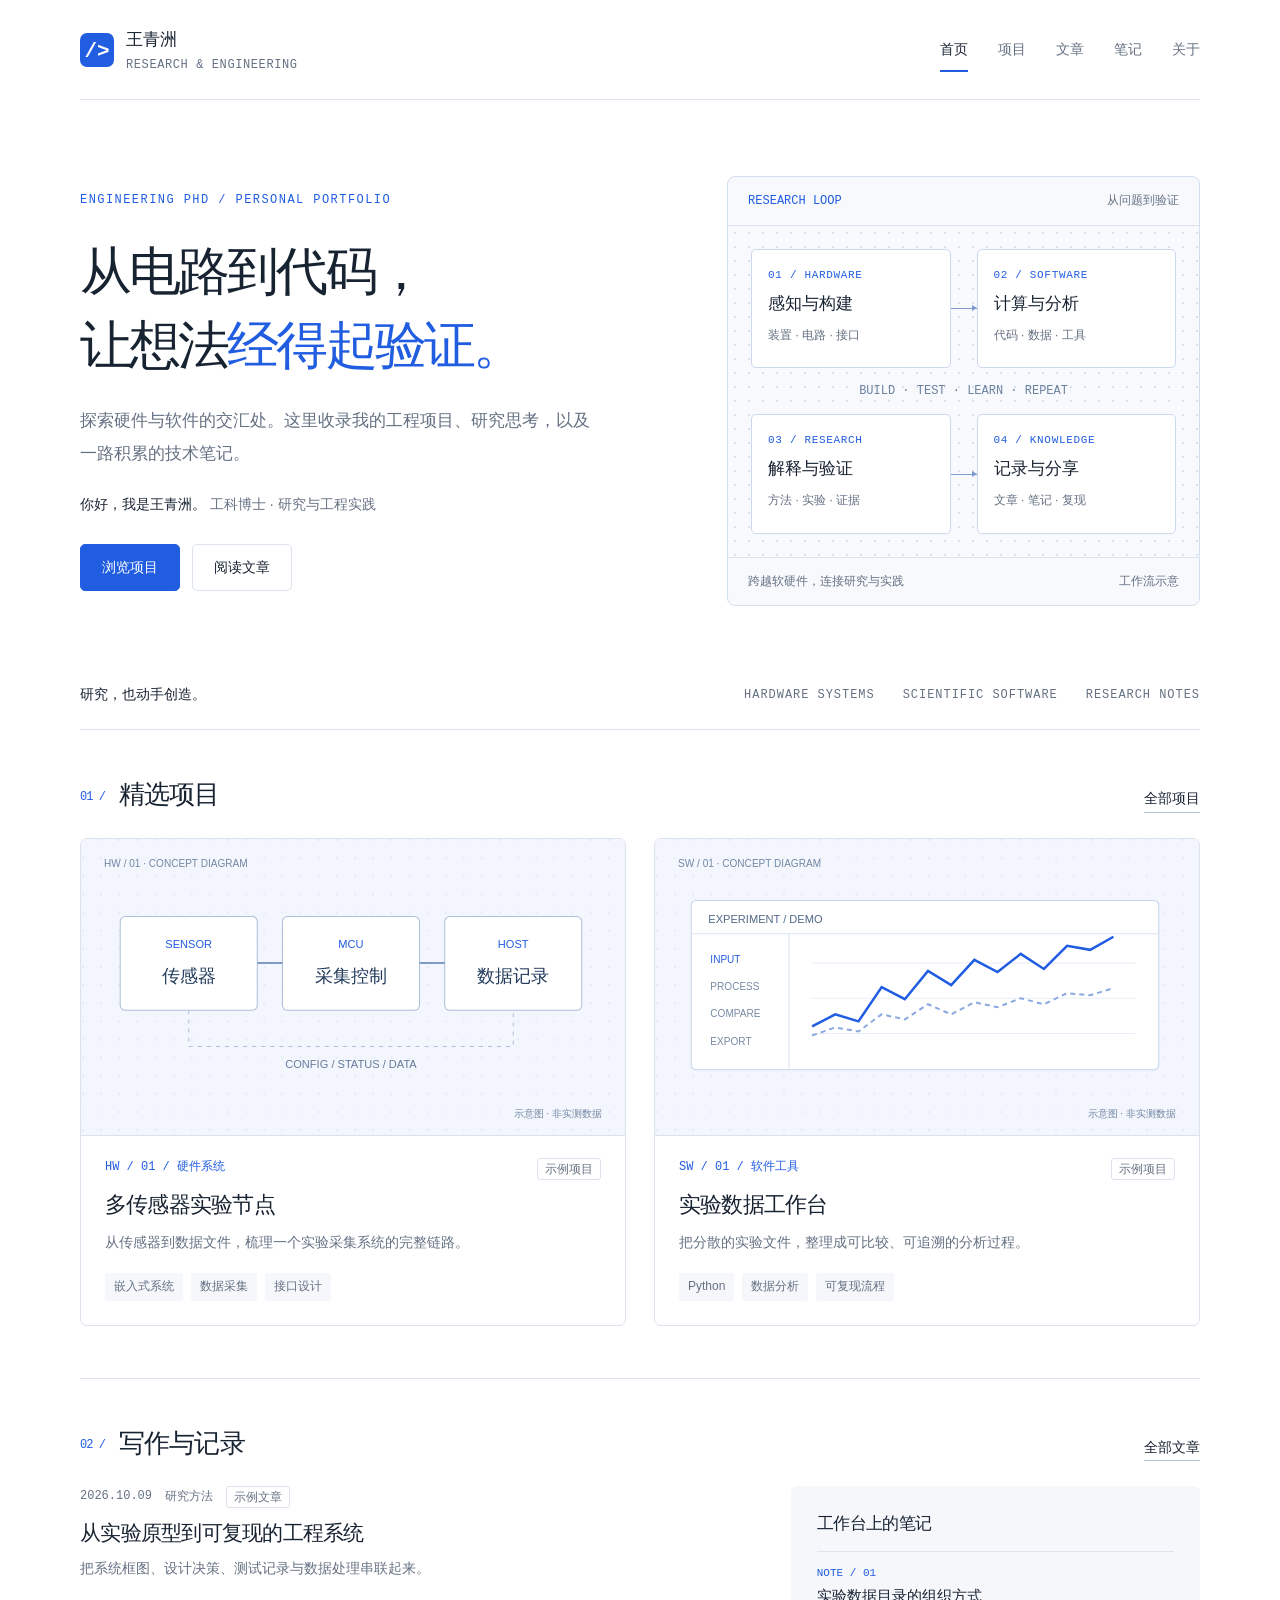
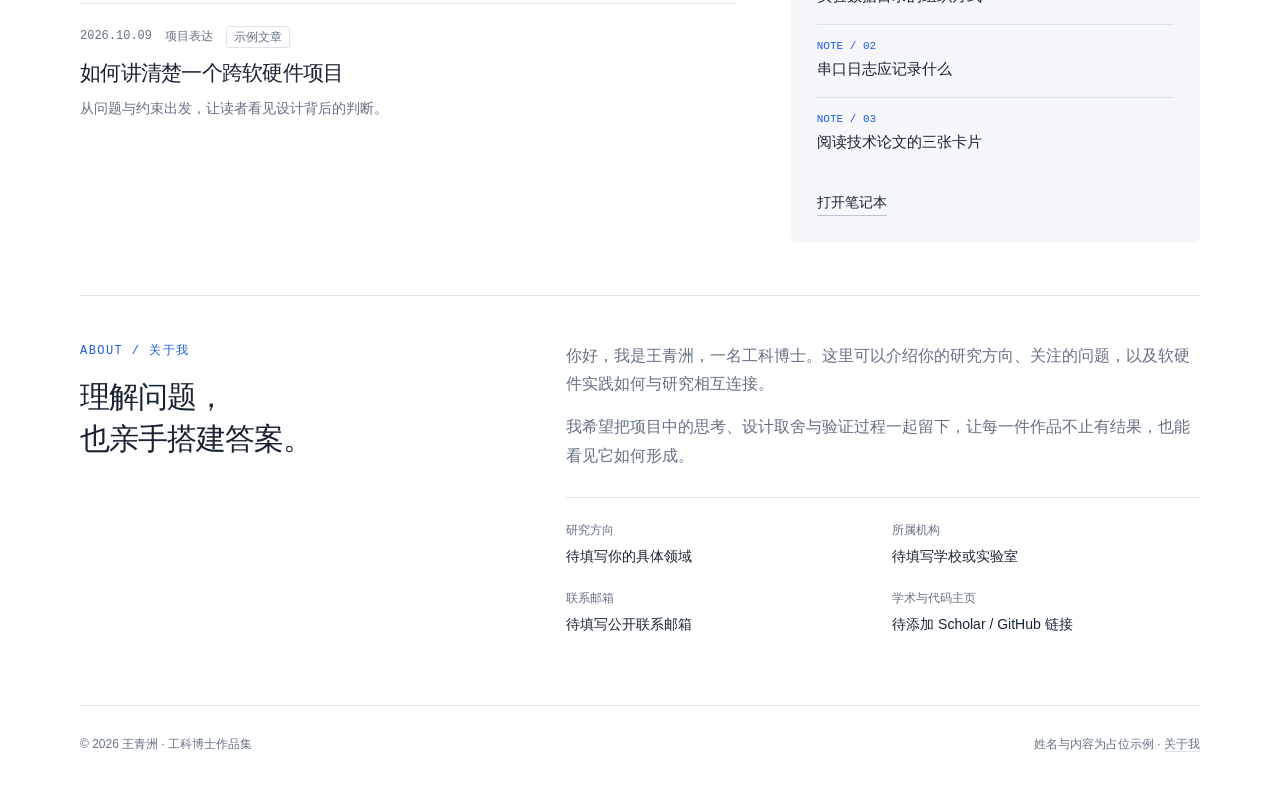
<file: index.html>
<!doctype html>
<html lang="zh-CN">
<head>
  <meta charset="utf-8">
  <meta name="viewport" content="width=device-width, initial-scale=1">
  <title>王青洲</title>
  <meta name="description" content="王青洲的个人主页：硬件项目、软件工具、研究文章与技术笔记。">
  <meta name="theme-color" content="#215de1">
  <link rel="icon" type="image/svg+xml" href="data:image/svg+xml,%3Csvg xmlns='http://www.w3.org/2000/svg' viewBox='0 0 32 32'%3E%3Crect width='32' height='32' rx='7' fill='%23215de1'/%3E%3Cpath d='M12 8H8v16h4m8-16h4v16h-4M18 7l-4 18' fill='none' stroke='white' stroke-width='2'/%3E%3C/svg%3E">
  <link rel="stylesheet" href="assets/engineering.css">
  <script src="assets/site.js?v=2" defer></script>
</head>
<body>
  <a class="skip" href="#main">跳到主要内容</a>
  <div class="wrap">
    <header class="header">
      <a class="brand" href="index.html" aria-label="王青洲，首页"><span class="brand-icon" aria-hidden="true">/&gt;</span><span>王青洲<small>RESEARCH &amp; ENGINEERING</small></span></a>
      <nav class="nav" aria-label="主导航"><a href="index.html" aria-current="page">首页</a><a href="projects/index.html">项目</a><a href="articles/index.html">文章</a><a href="notes/index.html">笔记</a><a href="index.html#about">关于</a></nav>
    </header>
    <main id="main"><section class="hero"><div><p class="eyebrow">ENGINEERING PHD / PERSONAL PORTFOLIO</p><h1>从电路到代码，<br>让想法<span>经得起验证。</span></h1><p class="hero-description">探索硬件与软件的交汇处。这里收录我的工程项目、研究思考，以及一路积累的技术笔记。</p><p class="hero-name"><strong>你好，我是王青洲。</strong> 工科博士 · 研究与工程实践</p><div class="actions"><a class="button primary" href="projects/index.html">浏览项目</a><a class="button" href="articles/index.html">阅读文章</a></div></div><aside class="research-board" aria-label="研究工作流示意"><div class="board-title"><b>RESEARCH LOOP</b><span>从问题到验证</span></div><div class="board-grid"><div class="flow-row"><div class="flow-cell"><small>01 / HARDWARE</small><strong>感知与构建</strong><span>装置 · 电路 · 接口</span></div><span class="connector" aria-hidden="true"></span><div class="flow-cell"><small>02 / SOFTWARE</small><strong>计算与分析</strong><span>代码 · 数据 · 工具</span></div></div><div class="flow-return">BUILD · TEST · LEARN · REPEAT</div><div class="flow-row"><div class="flow-cell"><small>03 / RESEARCH</small><strong>解释与验证</strong><span>方法 · 实验 · 证据</span></div><span class="connector" aria-hidden="true"></span><div class="flow-cell"><small>04 / KNOWLEDGE</small><strong>记录与分享</strong><span>文章 · 笔记 · 复现</span></div></div></div><div class="board-caption"><span>跨越软硬件，连接研究与实践</span><span>工作流示意</span></div></aside></section>
    <div class="discipline-bar"><span>研究，也动手创造。</span><span>HARDWARE SYSTEMS</span><span>SCIENTIFIC SOFTWARE</span><span>RESEARCH NOTES</span></div>
    <section class="section" aria-labelledby="projects-title"><div class="section-head"><h2 id="projects-title"><small>01 /</small>精选项目</h2><a class="text-link" href="projects/index.html">全部项目</a></div><div class="project-grid"><a class="project-card" href="projects/sensor-node.html" data-category="hardware"><div class="project-cover"><svg xmlns="http://www.w3.org/2000/svg" viewBox="0 0 538 294" role="img" aria-label="多传感器实验节点的概念架构示意，非实测结果"><defs><pattern id="grid-sensor-node" width="18" height="18" patternUnits="userSpaceOnUse"><circle cx="1" cy="1" r=".7" fill="#ccd8eb"/></pattern></defs><rect width="538" height="294" fill="#f3f6fc"/><rect width="538" height="294" fill="url(#grid-sensor-node)"/><g font-family="Segoe UI,Microsoft YaHei,sans-serif"><text x="22" y="28" font-size="10" fill="#7287a5">HW / 01 · CONCEPT DIAGRAM</text><rect x="38" y="77" width="136" height="93" rx="5" fill="white" stroke="#adbfdb"/><text x="106" y="108" fill="#215de1" font-size="11" text-anchor="middle">SENSOR</text><text x="106" y="142" fill="#223b5c" font-size="18" text-anchor="middle">传感器</text><rect x="199" y="77" width="136" height="93" rx="5" fill="white" stroke="#adbfdb"/><text x="267" y="108" fill="#215de1" font-size="11" text-anchor="middle">MCU</text><text x="267" y="142" fill="#223b5c" font-size="18" text-anchor="middle">采集控制</text><rect x="360" y="77" width="136" height="93" rx="5" fill="white" stroke="#adbfdb"/><text x="428" y="108" fill="#215de1" font-size="11" text-anchor="middle">HOST</text><text x="428" y="142" fill="#223b5c" font-size="18" text-anchor="middle">数据记录</text><path d="M174 123h25m136 0h25" fill="none" stroke="#7f9bc8" stroke-width="2"/><path d="M106 170v36h322v-36" fill="none" stroke="#adbfdb" stroke-dasharray="4 5"/><text x="267" y="227" text-anchor="middle" fill="#657b9b" font-size="11">CONFIG / STATUS / DATA</text><text x="516" y="276" text-anchor="end" fill="#7287a5" font-size="10">示意图 · 非实测数据</text></g></svg></div><div class="project-info"><div class="project-top"><span class="category">HW / 01 / 硬件系统</span><span class="sample">示例项目</span></div><h3>多传感器实验节点</h3><p>从传感器到数据文件，梳理一个实验采集系统的完整链路。</p><div class="tags"><span>嵌入式系统</span><span>数据采集</span><span>接口设计</span></div></div></a><a class="project-card" href="projects/data-workbench.html" data-category="software"><div class="project-cover"><svg xmlns="http://www.w3.org/2000/svg" viewBox="0 0 538 294" role="img" aria-label="实验数据工作台的概念架构示意，非实测结果"><defs><pattern id="grid-data-workbench" width="18" height="18" patternUnits="userSpaceOnUse"><circle cx="1" cy="1" r=".7" fill="#ccd8eb"/></pattern></defs><rect width="538" height="294" fill="#f3f6fc"/><rect width="538" height="294" fill="url(#grid-data-workbench)"/><g font-family="Segoe UI,Microsoft YaHei,sans-serif"><text x="22" y="28" font-size="10" fill="#7287a5">SW / 01 · CONCEPT DIAGRAM</text><rect x="35" y="61" width="464" height="168" rx="5" fill="white" stroke="#c5d4ea"/><path d="M35 94h464M132 94v135" stroke="#d9e3f0"/><text x="52" y="83" fill="#526987" font-size="11">EXPERIMENT / DEMO</text><text x="54" y="123" fill="#215de1" font-size="10">INPUT</text><text x="54" y="150" fill="#778aa4" font-size="10">PROCESS</text><text x="54" y="177" fill="#778aa4" font-size="10">COMPARE</text><text x="54" y="204" fill="#778aa4" font-size="10">EXPORT</text><path d="M154 123h322m-322 35h322m-322 35h322" stroke="#e7edf6"/><path d="M155 186l23-12 23 7 23-34 23 12 23-28 23 14 23-25 23 12 23-18 23 15 23-23 23 4 23-13" fill="none" stroke="#215de1" stroke-width="2.5"/><path d="M155 195l23-8 23 4 23-17 23 5 23-15 23 10 23-12 23 5 23-9 23 6 23-11 23 2 23-7" fill="none" stroke="#8ba9df" stroke-width="2" stroke-dasharray="5 4"/><text x="516" y="276" text-anchor="end" fill="#7287a5" font-size="10">示意图 · 非实测数据</text></g></svg></div><div class="project-info"><div class="project-top"><span class="category">SW / 01 / 软件工具</span><span class="sample">示例项目</span></div><h3>实验数据工作台</h3><p>把分散的实验文件，整理成可比较、可追溯的分析过程。</p><div class="tags"><span>Python</span><span>数据分析</span><span>可复现流程</span></div></div></a></div></section>
    <section class="section" aria-labelledby="writing-title"><div class="section-head"><h2 id="writing-title"><small>02 /</small>写作与记录</h2><a class="text-link" href="articles/index.html">全部文章</a></div><div class="writing-layout"><div><a class="writing-row" href="articles/reproducible-engineering.html"><div class="meta"><time datetime="2026-10-09">2026.10.09</time><span>研究方法</span><span class="sample">示例文章</span></div><h3>从实验原型到可复现的工程系统</h3><p>把系统框图、设计决策、测试记录与数据处理串联起来。</p></a><a class="writing-row" href="articles/telling-an-engineering-project.html"><div class="meta"><time datetime="2026-10-09">2026.10.09</time><span>项目表达</span><span class="sample">示例文章</span></div><h3>如何讲清楚一个跨软硬件项目</h3><p>从问题与约束出发，让读者看见设计背后的判断。</p></a></div><aside class="note-box"><h3>工作台上的笔记</h3><a class="note-link" href="notes/experiment-folders.html"><small>NOTE / 01</small>实验数据目录的组织方式</a><a class="note-link" href="notes/serial-logging.html"><small>NOTE / 02</small>串口日志应记录什么</a><a class="note-link" href="notes/paper-reading.html"><small>NOTE / 03</small>阅读技术论文的三张卡片</a><a class="text-link" href="notes/index.html" style="display:inline-block;margin-top:20px">打开笔记本</a></aside></div></section>
    <section class="section about" id="about" aria-labelledby="about-title"><div><p class="eyebrow">ABOUT / 关于我</p><h2 id="about-title">理解问题，<br>也亲手搭建答案。</h2></div><div class="about-copy"><p>你好，我是王青洲，一名工科博士。这里可以介绍你的研究方向、关注的问题，以及软硬件实践如何与研究相互连接。</p><p>我希望把项目中的思考、设计取舍与验证过程一起留下，让每一件作品不止有结果，也能看见它如何形成。</p><dl class="profile-fields"><div><dt>研究方向</dt><dd>待填写你的具体领域</dd></div><div><dt>所属机构</dt><dd>待填写学校或实验室</dd></div><div><dt>联系邮箱</dt><dd>待填写公开联系邮箱</dd></div><div><dt>学术与代码主页</dt><dd>待添加 Scholar / GitHub 链接</dd></div></dl></div></section></main>
    <footer class="footer"><span>© 2026 王青洲 · 工科博士作品集</span><span>姓名与内容为占位示例 · <a href="index.html#about">关于我</a></span></footer>
  </div>
</body>
</html>
</file>
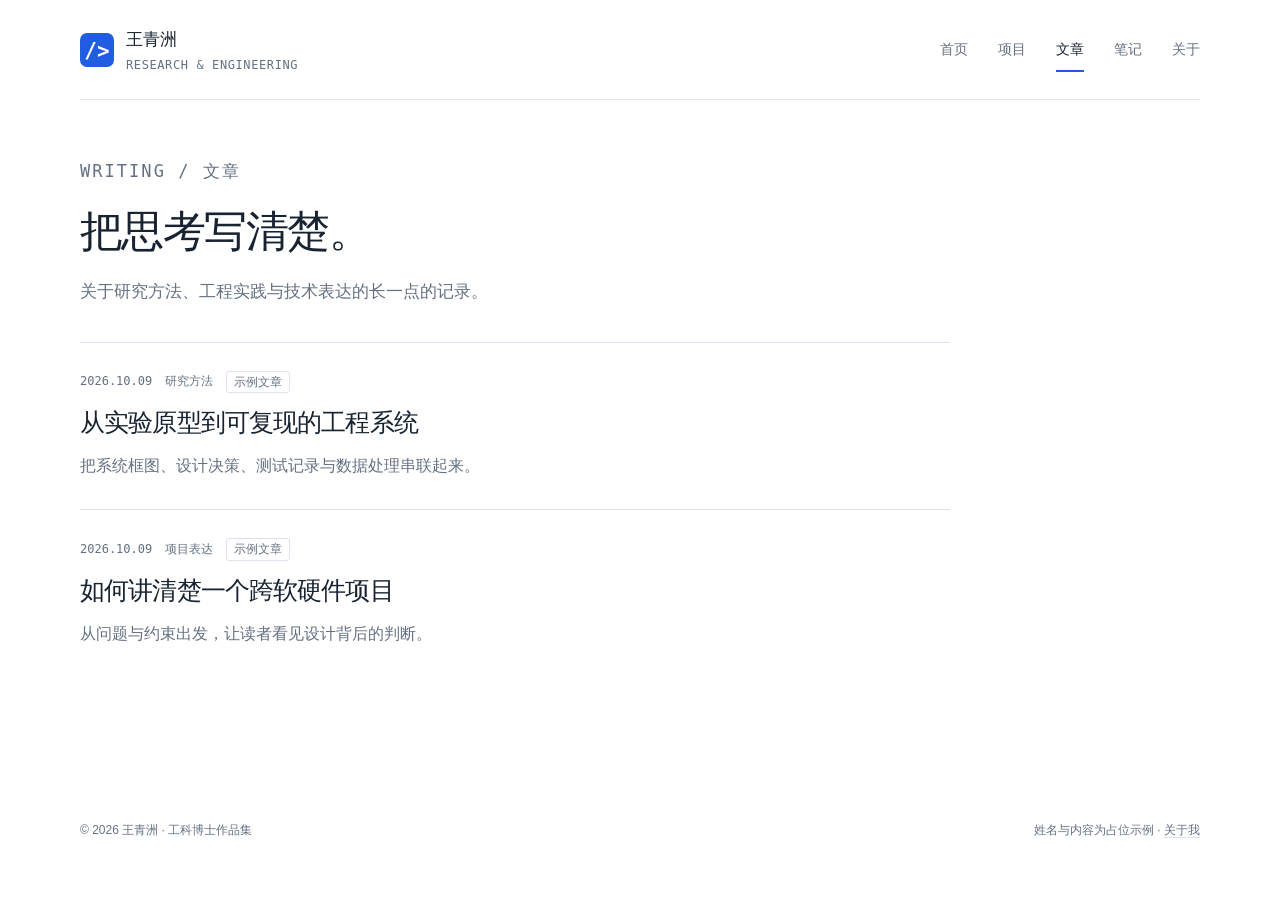
<file: articles/index.html>
<!doctype html>
<html lang="zh-CN">
<head>
  <meta charset="utf-8">
  <meta name="viewport" content="width=device-width, initial-scale=1">
  <title>文章 · 王青洲</title>
  <meta name="description" content="研究方法、工程实践与技术表达的博客文章。">
  <meta name="theme-color" content="#215de1">
  <link rel="icon" type="image/svg+xml" href="data:image/svg+xml,%3Csvg xmlns='http://www.w3.org/2000/svg' viewBox='0 0 32 32'%3E%3Crect width='32' height='32' rx='7' fill='%23215de1'/%3E%3Cpath d='M12 8H8v16h4m8-16h4v16h-4M18 7l-4 18' fill='none' stroke='white' stroke-width='2'/%3E%3C/svg%3E">
  <link rel="stylesheet" href="../assets/engineering.css">
  <script src="../assets/site.js?v=2" defer></script>
</head>
<body>
  <a class="skip" href="#main">跳到主要内容</a>
  <div class="wrap">
    <header class="header">
      <a class="brand" href="../index.html" aria-label="王青洲，首页"><span class="brand-icon" aria-hidden="true">/&gt;</span><span>王青洲<small>RESEARCH &amp; ENGINEERING</small></span></a>
      <nav class="nav" aria-label="主导航"><a href="../index.html">首页</a><a href="../projects/index.html">项目</a><a href="../articles/index.html" aria-current="page">文章</a><a href="../notes/index.html">笔记</a><a href="../index.html#about">关于</a></nav>
    </header>
    <main id="main"><header class="page-intro"><p class="eyebrow">WRITING / 文章</p><h1>把思考写清楚。</h1><p>关于研究方法、工程实践与技术表达的长一点的记录。</p></header><section class="page-body article-list" aria-label="文章列表"><a class="writing-row" href="reproducible-engineering.html"><div class="meta"><time datetime="2026-10-09">2026.10.09</time><span>研究方法</span><span class="sample">示例文章</span></div><h2>从实验原型到可复现的工程系统</h2><p>把系统框图、设计决策、测试记录与数据处理串联起来。</p></a><a class="writing-row" href="telling-an-engineering-project.html"><div class="meta"><time datetime="2026-10-09">2026.10.09</time><span>项目表达</span><span class="sample">示例文章</span></div><h2>如何讲清楚一个跨软硬件项目</h2><p>从问题与约束出发，让读者看见设计背后的判断。</p></a></section></main>
    <footer class="footer"><span>© 2026 王青洲 · 工科博士作品集</span><span>姓名与内容为占位示例 · <a href="../index.html#about">关于我</a></span></footer>
  </div>
</body>
</html>
</file>
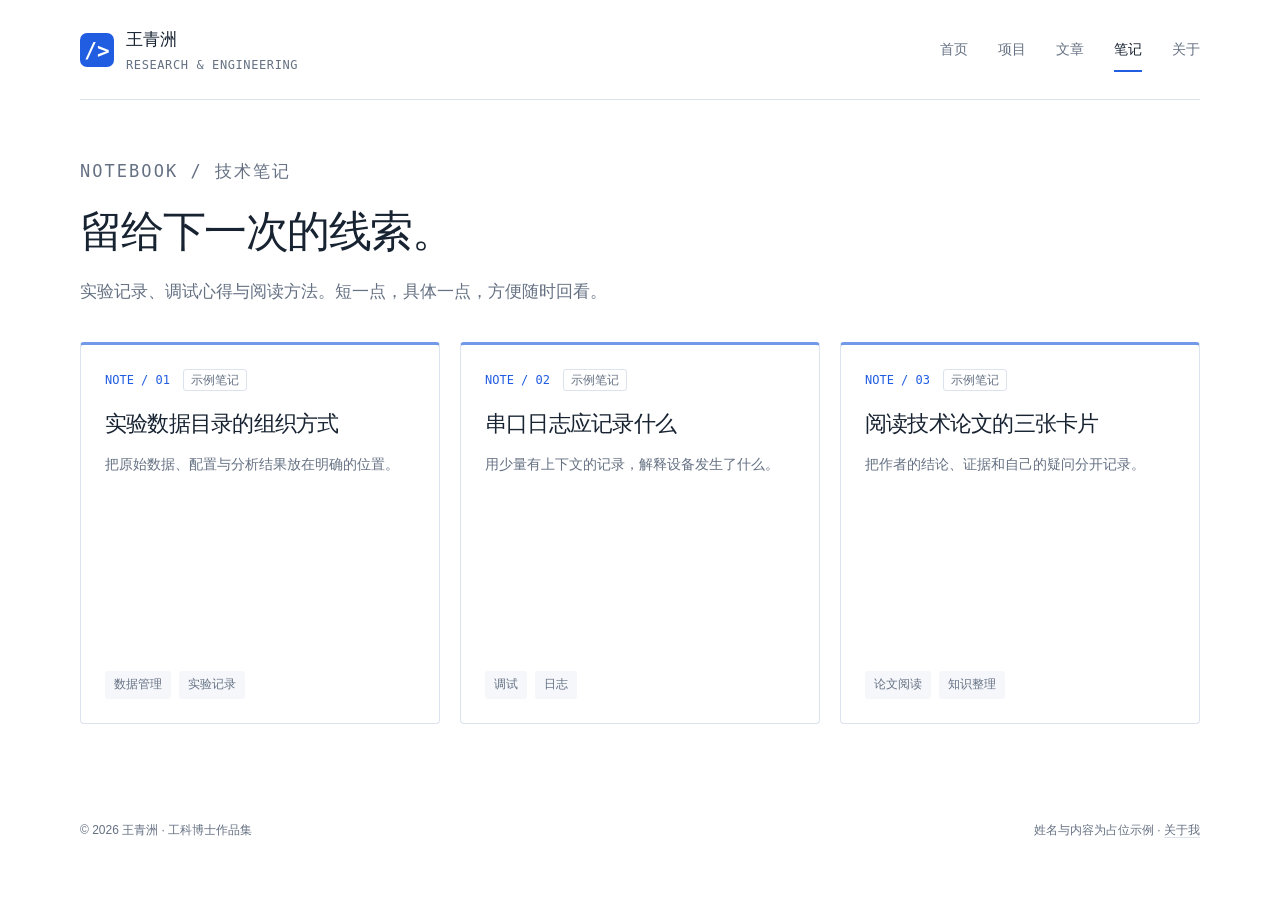
<file: notes/index.html>
<!doctype html>
<html lang="zh-CN">
<head>
  <meta charset="utf-8">
  <meta name="viewport" content="width=device-width, initial-scale=1">
  <title>技术笔记 · 王青洲</title>
  <meta name="description" content="实验记录、调试心得与论文阅读笔记。">
  <meta name="theme-color" content="#215de1">
  <link rel="icon" type="image/svg+xml" href="data:image/svg+xml,%3Csvg xmlns='http://www.w3.org/2000/svg' viewBox='0 0 32 32'%3E%3Crect width='32' height='32' rx='7' fill='%23215de1'/%3E%3Cpath d='M12 8H8v16h4m8-16h4v16h-4M18 7l-4 18' fill='none' stroke='white' stroke-width='2'/%3E%3C/svg%3E">
  <link rel="stylesheet" href="../assets/engineering.css">
  <script src="../assets/site.js?v=2" defer></script>
</head>
<body>
  <a class="skip" href="#main">跳到主要内容</a>
  <div class="wrap">
    <header class="header">
      <a class="brand" href="../index.html" aria-label="王青洲，首页"><span class="brand-icon" aria-hidden="true">/&gt;</span><span>王青洲<small>RESEARCH &amp; ENGINEERING</small></span></a>
      <nav class="nav" aria-label="主导航"><a href="../index.html">首页</a><a href="../projects/index.html">项目</a><a href="../articles/index.html">文章</a><a href="../notes/index.html" aria-current="page">笔记</a><a href="../index.html#about">关于</a></nav>
    </header>
    <main id="main"><header class="page-intro"><p class="eyebrow">NOTEBOOK / 技术笔记</p><h1>留给下一次的线索。</h1><p>实验记录、调试心得与阅读方法。短一点，具体一点，方便随时回看。</p></header><section class="page-body note-grid" aria-label="笔记列表"><a class="note-card" href="experiment-folders.html"><div class="meta"><span class="category">NOTE / 01</span><span class="sample">示例笔记</span></div><h2>实验数据目录的组织方式</h2><p>把原始数据、配置与分析结果放在明确的位置。</p><div class="tags"><span>数据管理</span><span>实验记录</span></div></a><a class="note-card" href="serial-logging.html"><div class="meta"><span class="category">NOTE / 02</span><span class="sample">示例笔记</span></div><h2>串口日志应记录什么</h2><p>用少量有上下文的记录，解释设备发生了什么。</p><div class="tags"><span>调试</span><span>日志</span></div></a><a class="note-card" href="paper-reading.html"><div class="meta"><span class="category">NOTE / 03</span><span class="sample">示例笔记</span></div><h2>阅读技术论文的三张卡片</h2><p>把作者的结论、证据和自己的疑问分开记录。</p><div class="tags"><span>论文阅读</span><span>知识整理</span></div></a></section></main>
    <footer class="footer"><span>© 2026 王青洲 · 工科博士作品集</span><span>姓名与内容为占位示例 · <a href="../index.html#about">关于我</a></span></footer>
  </div>
</body>
</html>
</file>
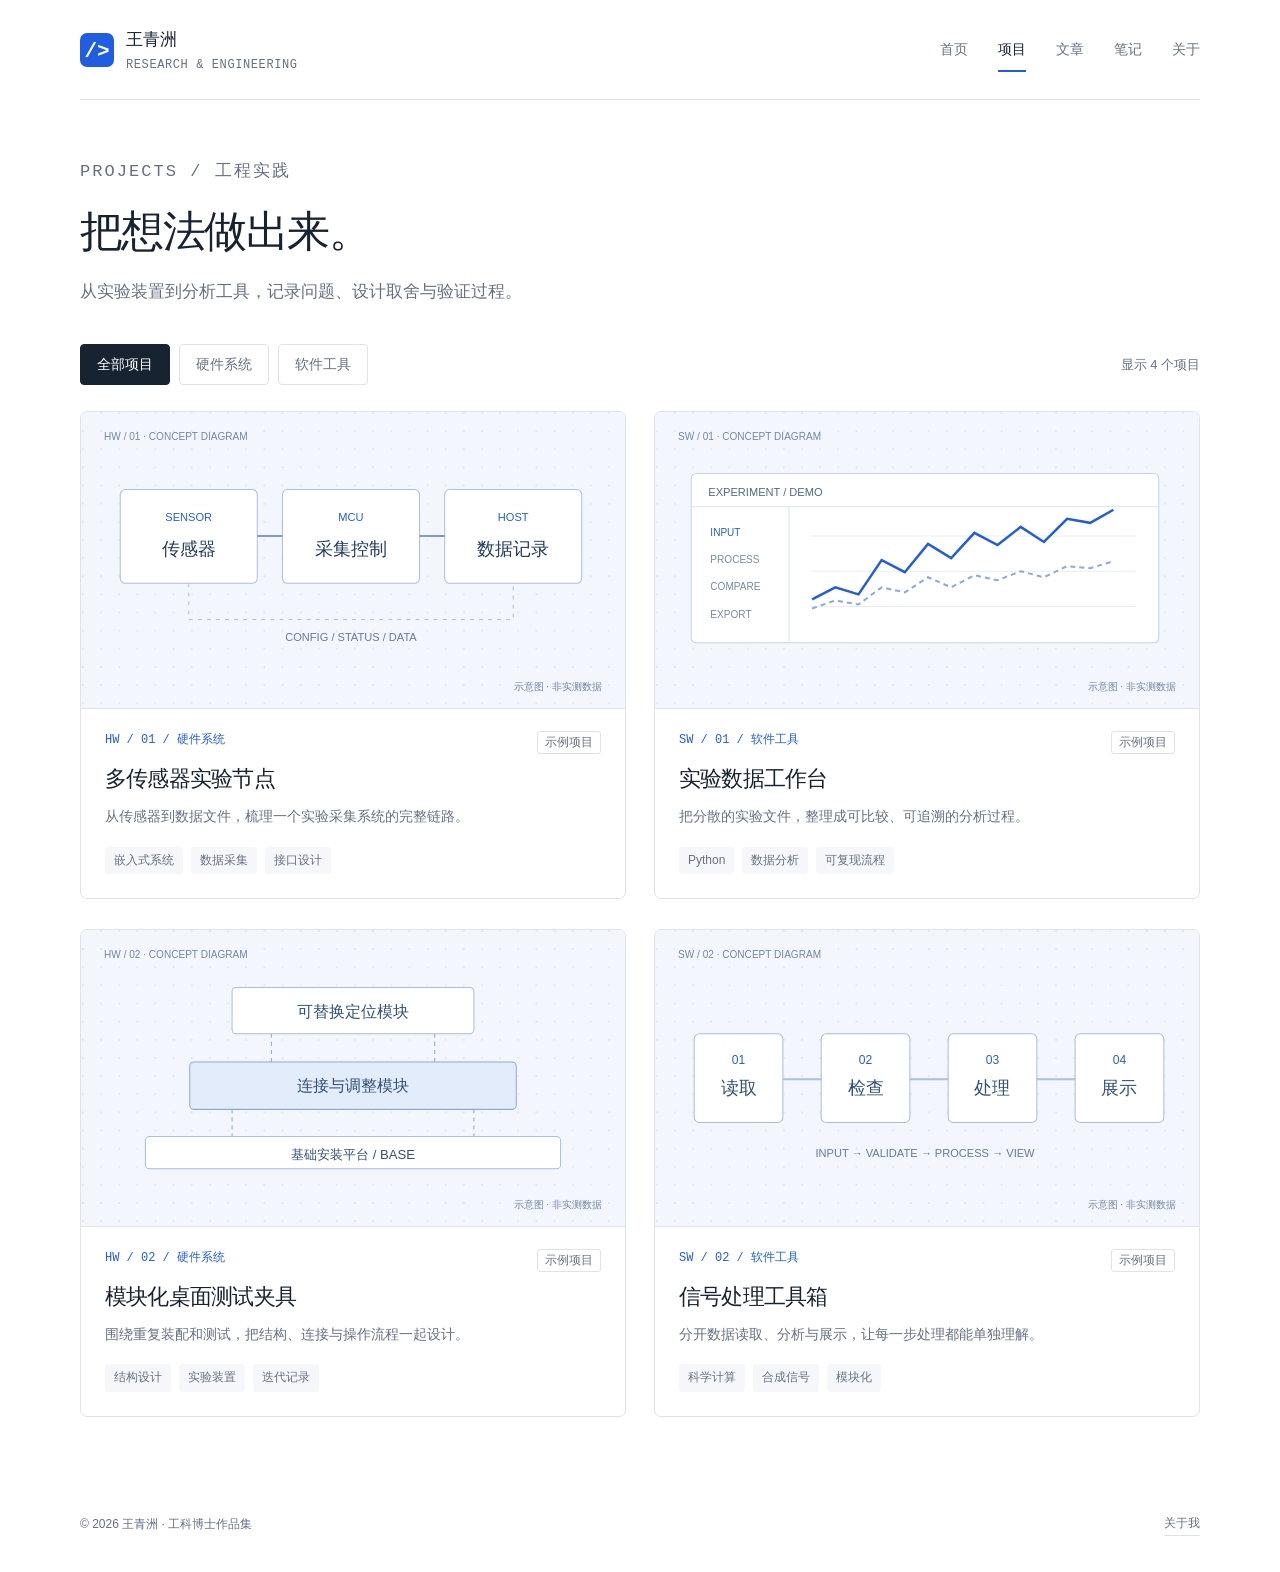
<file: projects/index.html>
<!doctype html>
<html lang="zh-CN">
<head>
  <meta charset="utf-8">
  <meta name="viewport" content="width=device-width, initial-scale=1">
  <title>项目 · 王青洲</title>
  <meta name="description" content="硬件与软件项目集：设计思路、系统架构和验证过程。">
  <meta name="theme-color" content="#215de1">
  <link rel="icon" type="image/svg+xml" href="data:image/svg+xml,%3Csvg xmlns='http://www.w3.org/2000/svg' viewBox='0 0 32 32'%3E%3Crect width='32' height='32' rx='7' fill='%23215de1'/%3E%3Cpath d='M12 8H8v16h4m8-16h4v16h-4M18 7l-4 18' fill='none' stroke='white' stroke-width='2'/%3E%3C/svg%3E">
  <link rel="stylesheet" href="../assets/engineering.css">
  <script src="../assets/site.js?v=2" defer></script>
</head>
<body>
  <a class="skip" href="#main">跳到主要内容</a>
  <div class="wrap">
    <header class="header">
      <a class="brand" href="../index.html" aria-label="王青洲，首页"><span class="brand-icon" aria-hidden="true">/&gt;</span><span>王青洲<small>RESEARCH &amp; ENGINEERING</small></span></a>
      <nav class="nav" aria-label="主导航"><a href="../index.html">首页</a><a href="../projects/index.html" aria-current="page">项目</a><a href="../articles/index.html">文章</a><a href="../notes/index.html">笔记</a><a href="../index.html#about">关于</a></nav>
    </header>
    <main id="main"><header class="page-intro"><p class="eyebrow">PROJECTS / 工程实践</p><h1>把想法做出来。</h1><p>从实验装置到分析工具，记录问题、设计取舍与验证过程。</p></header><section class="page-body" aria-label="项目列表"><div class="filter-bar"><div class="filters" role="group" aria-label="按项目类别筛选"><button class="filter" data-filter="all" aria-pressed="true">全部项目</button><button class="filter" data-filter="hardware" aria-pressed="false">硬件系统</button><button class="filter" data-filter="software" aria-pressed="false">软件工具</button></div><span class="count" data-result-count role="status" aria-live="polite">显示 4 个项目</span></div><div class="project-grid"><a class="project-card" href="sensor-node.html" data-category="hardware"><div class="project-cover"><svg xmlns="http://www.w3.org/2000/svg" viewBox="0 0 538 294" role="img" aria-label="多传感器实验节点的概念架构示意，非实测结果"><defs><pattern id="grid-sensor-node" width="18" height="18" patternUnits="userSpaceOnUse"><circle cx="1" cy="1" r=".7" fill="#ccd8eb"/></pattern></defs><rect width="538" height="294" fill="#f3f6fc"/><rect width="538" height="294" fill="url(#grid-sensor-node)"/><g font-family="Segoe UI,Microsoft YaHei,sans-serif"><text x="22" y="28" font-size="10" fill="#7287a5">HW / 01 · CONCEPT DIAGRAM</text><rect x="38" y="77" width="136" height="93" rx="5" fill="white" stroke="#adbfdb"/><text x="106" y="108" fill="#215de1" font-size="11" text-anchor="middle">SENSOR</text><text x="106" y="142" fill="#223b5c" font-size="18" text-anchor="middle">传感器</text><rect x="199" y="77" width="136" height="93" rx="5" fill="white" stroke="#adbfdb"/><text x="267" y="108" fill="#215de1" font-size="11" text-anchor="middle">MCU</text><text x="267" y="142" fill="#223b5c" font-size="18" text-anchor="middle">采集控制</text><rect x="360" y="77" width="136" height="93" rx="5" fill="white" stroke="#adbfdb"/><text x="428" y="108" fill="#215de1" font-size="11" text-anchor="middle">HOST</text><text x="428" y="142" fill="#223b5c" font-size="18" text-anchor="middle">数据记录</text><path d="M174 123h25m136 0h25" fill="none" stroke="#7f9bc8" stroke-width="2"/><path d="M106 170v36h322v-36" fill="none" stroke="#adbfdb" stroke-dasharray="4 5"/><text x="267" y="227" text-anchor="middle" fill="#657b9b" font-size="11">CONFIG / STATUS / DATA</text><text x="516" y="276" text-anchor="end" fill="#7287a5" font-size="10">示意图 · 非实测数据</text></g></svg></div><div class="project-info"><div class="project-top"><span class="category">HW / 01 / 硬件系统</span><span class="sample">示例项目</span></div><h3>多传感器实验节点</h3><p>从传感器到数据文件，梳理一个实验采集系统的完整链路。</p><div class="tags"><span>嵌入式系统</span><span>数据采集</span><span>接口设计</span></div></div></a><a class="project-card" href="data-workbench.html" data-category="software"><div class="project-cover"><svg xmlns="http://www.w3.org/2000/svg" viewBox="0 0 538 294" role="img" aria-label="实验数据工作台的概念架构示意，非实测结果"><defs><pattern id="grid-data-workbench" width="18" height="18" patternUnits="userSpaceOnUse"><circle cx="1" cy="1" r=".7" fill="#ccd8eb"/></pattern></defs><rect width="538" height="294" fill="#f3f6fc"/><rect width="538" height="294" fill="url(#grid-data-workbench)"/><g font-family="Segoe UI,Microsoft YaHei,sans-serif"><text x="22" y="28" font-size="10" fill="#7287a5">SW / 01 · CONCEPT DIAGRAM</text><rect x="35" y="61" width="464" height="168" rx="5" fill="white" stroke="#c5d4ea"/><path d="M35 94h464M132 94v135" stroke="#d9e3f0"/><text x="52" y="83" fill="#526987" font-size="11">EXPERIMENT / DEMO</text><text x="54" y="123" fill="#215de1" font-size="10">INPUT</text><text x="54" y="150" fill="#778aa4" font-size="10">PROCESS</text><text x="54" y="177" fill="#778aa4" font-size="10">COMPARE</text><text x="54" y="204" fill="#778aa4" font-size="10">EXPORT</text><path d="M154 123h322m-322 35h322m-322 35h322" stroke="#e7edf6"/><path d="M155 186l23-12 23 7 23-34 23 12 23-28 23 14 23-25 23 12 23-18 23 15 23-23 23 4 23-13" fill="none" stroke="#215de1" stroke-width="2.5"/><path d="M155 195l23-8 23 4 23-17 23 5 23-15 23 10 23-12 23 5 23-9 23 6 23-11 23 2 23-7" fill="none" stroke="#8ba9df" stroke-width="2" stroke-dasharray="5 4"/><text x="516" y="276" text-anchor="end" fill="#7287a5" font-size="10">示意图 · 非实测数据</text></g></svg></div><div class="project-info"><div class="project-top"><span class="category">SW / 01 / 软件工具</span><span class="sample">示例项目</span></div><h3>实验数据工作台</h3><p>把分散的实验文件，整理成可比较、可追溯的分析过程。</p><div class="tags"><span>Python</span><span>数据分析</span><span>可复现流程</span></div></div></a><a class="project-card" href="modular-fixture.html" data-category="hardware"><div class="project-cover"><svg xmlns="http://www.w3.org/2000/svg" viewBox="0 0 538 294" role="img" aria-label="模块化桌面测试夹具的概念架构示意，非实测结果"><defs><pattern id="grid-modular-fixture" width="18" height="18" patternUnits="userSpaceOnUse"><circle cx="1" cy="1" r=".7" fill="#ccd8eb"/></pattern></defs><rect width="538" height="294" fill="#f3f6fc"/><rect width="538" height="294" fill="url(#grid-modular-fixture)"/><g font-family="Segoe UI,Microsoft YaHei,sans-serif"><text x="22" y="28" font-size="10" fill="#7287a5">HW / 02 · CONCEPT DIAGRAM</text><rect x="149" y="57" width="240" height="46" rx="4" fill="white" stroke="#a9bedf"/><text x="269" y="86" text-anchor="middle" fill="#315179" font-size="16">可替换定位模块</text><path d="M188 103v28m162-28v28" stroke="#8fa8cc" stroke-dasharray="4 4"/><rect x="107" y="131" width="324" height="47" rx="4" fill="#e3ecfb" stroke="#8faad1"/><text x="269" y="160" text-anchor="middle" fill="#315179" font-size="16">连接与调整模块</text><path d="M149 178v27m240-27v27" stroke="#8fa8cc" stroke-dasharray="4 4"/><rect x="63" y="205" width="412" height="32" rx="4" fill="white" stroke="#a9bedf"/><text x="269" y="227" text-anchor="middle" fill="#315179" font-size="13">基础安装平台 / BASE</text><text x="516" y="276" text-anchor="end" fill="#7287a5" font-size="10">示意图 · 非实测数据</text></g></svg></div><div class="project-info"><div class="project-top"><span class="category">HW / 02 / 硬件系统</span><span class="sample">示例项目</span></div><h3>模块化桌面测试夹具</h3><p>围绕重复装配和测试，把结构、连接与操作流程一起设计。</p><div class="tags"><span>结构设计</span><span>实验装置</span><span>迭代记录</span></div></div></a><a class="project-card" href="signal-toolbox.html" data-category="software"><div class="project-cover"><svg xmlns="http://www.w3.org/2000/svg" viewBox="0 0 538 294" role="img" aria-label="信号处理工具箱的概念架构示意，非实测结果"><defs><pattern id="grid-signal-toolbox" width="18" height="18" patternUnits="userSpaceOnUse"><circle cx="1" cy="1" r=".7" fill="#ccd8eb"/></pattern></defs><rect width="538" height="294" fill="#f3f6fc"/><rect width="538" height="294" fill="url(#grid-signal-toolbox)"/><g font-family="Segoe UI,Microsoft YaHei,sans-serif"><text x="22" y="28" font-size="10" fill="#7287a5">SW / 02 · CONCEPT DIAGRAM</text><path d="M43 148h452" stroke="#adbfdb" stroke-width="2"/><rect x="38" y="103" width="88" height="88" rx="5" fill="white" stroke="#a9bedf"/><text x="82" y="133" text-anchor="middle" fill="#215de1" font-size="12">01</text><text x="82" y="163" text-anchor="middle" fill="#315179" font-size="18">读取</text><rect x="164" y="103" width="88" height="88" rx="5" fill="white" stroke="#a9bedf"/><text x="208" y="133" text-anchor="middle" fill="#215de1" font-size="12">02</text><text x="208" y="163" text-anchor="middle" fill="#315179" font-size="18">检查</text><rect x="290" y="103" width="88" height="88" rx="5" fill="white" stroke="#a9bedf"/><text x="334" y="133" text-anchor="middle" fill="#215de1" font-size="12">03</text><text x="334" y="163" text-anchor="middle" fill="#315179" font-size="18">处理</text><rect x="416" y="103" width="88" height="88" rx="5" fill="white" stroke="#a9bedf"/><text x="460" y="133" text-anchor="middle" fill="#215de1" font-size="12">04</text><text x="460" y="163" text-anchor="middle" fill="#315179" font-size="18">展示</text><text x="267" y="225" text-anchor="middle" fill="#657b9b" font-size="11">INPUT → VALIDATE → PROCESS → VIEW</text><text x="516" y="276" text-anchor="end" fill="#7287a5" font-size="10">示意图 · 非实测数据</text></g></svg></div><div class="project-info"><div class="project-top"><span class="category">SW / 02 / 软件工具</span><span class="sample">示例项目</span></div><h3>信号处理工具箱</h3><p>分开数据读取、分析与展示，让每一步处理都能单独理解。</p><div class="tags"><span>科学计算</span><span>合成信号</span><span>模块化</span></div></div></a></div></section></main>
    <footer class="footer"><span>© 2026 王青洲 · 工科博士作品集</span> <a href="../index.html#about">关于我</a></span></footer>
  </div>
</body>
</html>
</file>
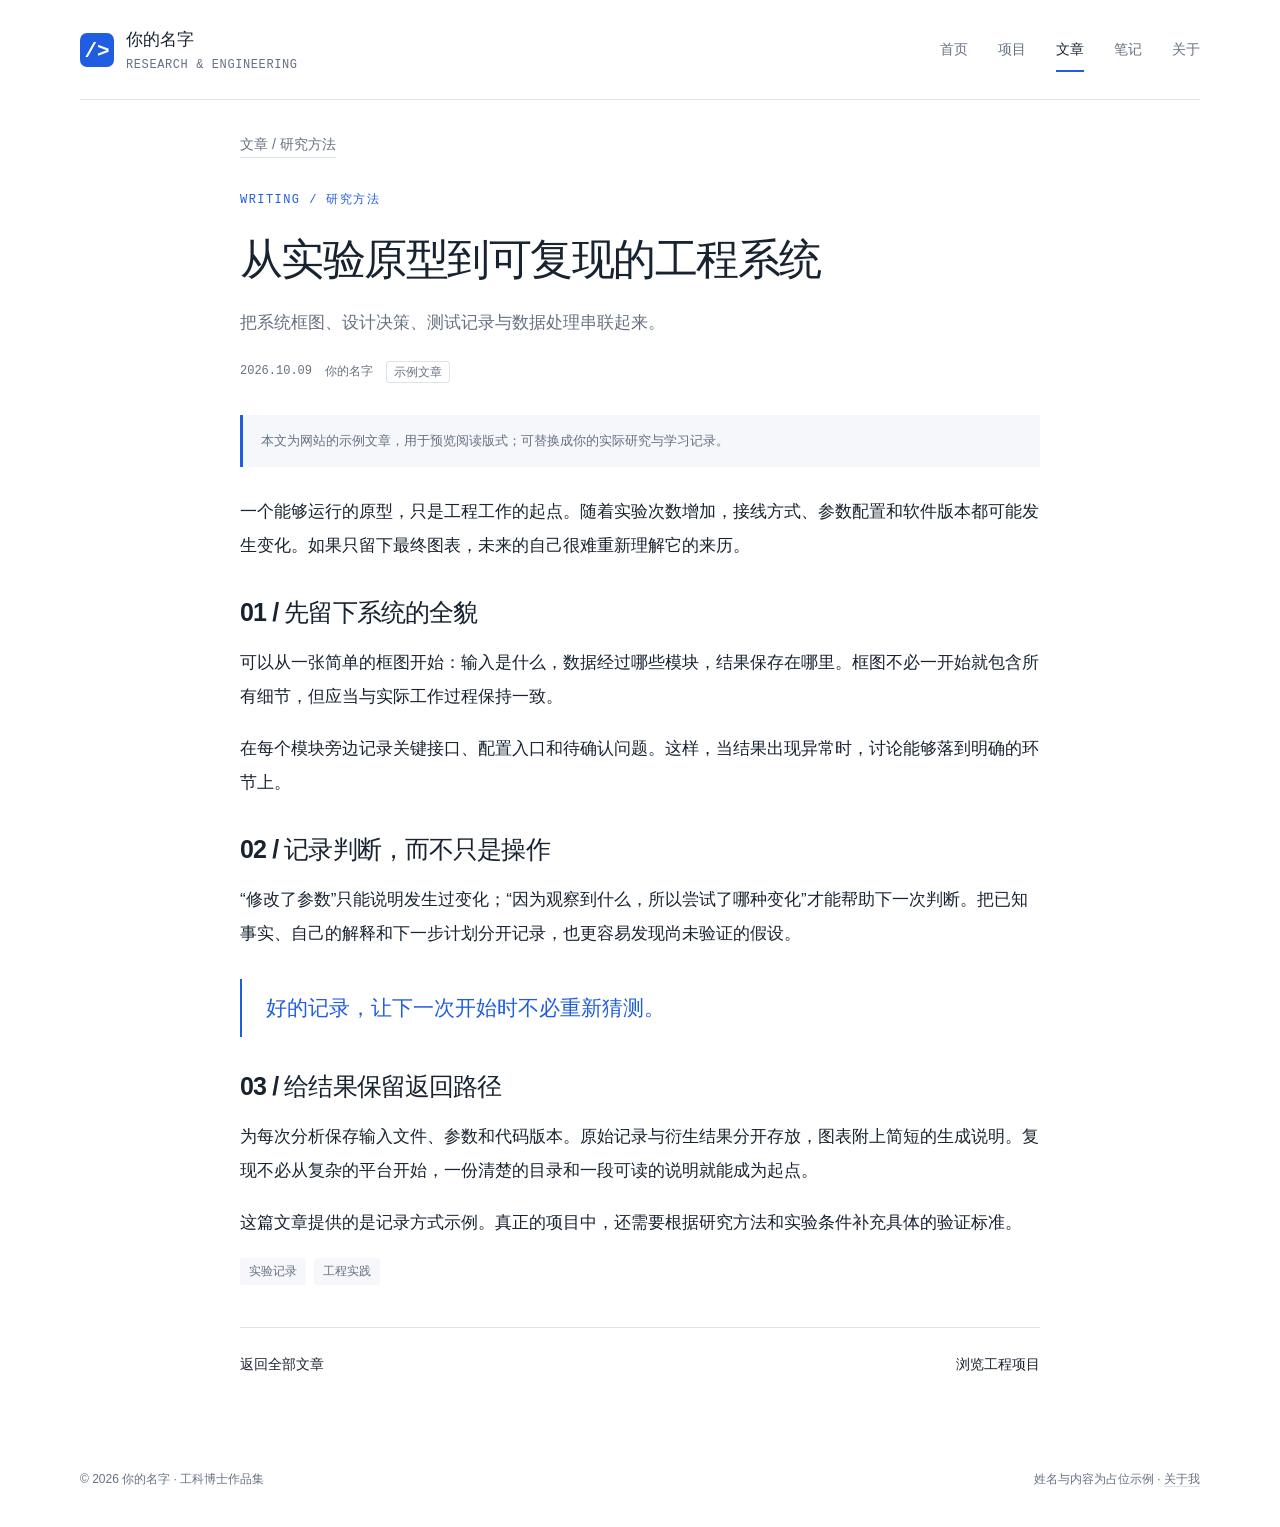
<file: articles/reproducible-engineering.html>
<!doctype html>
<html lang="zh-CN">
<head>
  <meta charset="utf-8">
  <meta name="viewport" content="width=device-width, initial-scale=1">
  <title>从实验原型到可复现的工程系统 · 你的名字</title>
  <meta name="description" content="把系统框图、设计决策、测试记录与数据处理串联起来。">
  <meta name="theme-color" content="#215de1">
  <link rel="icon" type="image/svg+xml" href="data:image/svg+xml,%3Csvg xmlns='http://www.w3.org/2000/svg' viewBox='0 0 32 32'%3E%3Crect width='32' height='32' rx='7' fill='%23215de1'/%3E%3Cpath d='M12 8H8v16h4m8-16h4v16h-4M18 7l-4 18' fill='none' stroke='white' stroke-width='2'/%3E%3C/svg%3E">
  <link rel="stylesheet" href="../assets/engineering.css">
  <script src="../assets/site.js?v=2" defer></script>
</head>
<body>
  <a class="skip" href="#main">跳到主要内容</a>
  <div class="wrap">
    <header class="header">
      <a class="brand" href="../index.html" aria-label="你的名字，首页"><span class="brand-icon" aria-hidden="true">/&gt;</span><span>你的名字<small>RESEARCH &amp; ENGINEERING</small></span></a>
      <nav class="nav" aria-label="主导航"><a href="../index.html">首页</a><a href="../projects/index.html">项目</a><a href="../articles/index.html" aria-current="page">文章</a><a href="../notes/index.html">笔记</a><a href="../index.html#about">关于</a></nav>
    </header>
    <main id="main"><article class="reading"><a class="breadcrumb" href="index.html">文章 / 研究方法</a><header class="detail-header"><p class="eyebrow">WRITING / 研究方法</p><h1>从实验原型到可复现的工程系统</h1><p class="summary">把系统框图、设计决策、测试记录与数据处理串联起来。</p><div class="meta"><time datetime="2026-10-09">2026.10.09</time><span>你的名字</span><span class="sample">示例文章</span></div></header><div class="notice">本文为网站的示例文章，用于预览阅读版式；可替换成你的实际研究与学习记录。</div><div class="prose"><p>一个能够运行的原型，只是工程工作的起点。随着实验次数增加，接线方式、参数配置和软件版本都可能发生变化。如果只留下最终图表，未来的自己很难重新理解它的来历。</p><h2>01 / 先留下系统的全貌</h2><p>可以从一张简单的框图开始：输入是什么，数据经过哪些模块，结果保存在哪里。框图不必一开始就包含所有细节，但应当与实际工作过程保持一致。</p><p>在每个模块旁边记录关键接口、配置入口和待确认问题。这样，当结果出现异常时，讨论能够落到明确的环节上。</p><h2>02 / 记录判断，而不只是操作</h2><p>“修改了参数”只能说明发生过变化；“因为观察到什么，所以尝试了哪种变化”才能帮助下一次判断。把已知事实、自己的解释和下一步计划分开记录，也更容易发现尚未验证的假设。</p><blockquote>好的记录，让下一次开始时不必重新猜测。</blockquote><h2>03 / 给结果保留返回路径</h2><p>为每次分析保存输入文件、参数和代码版本。原始记录与衍生结果分开存放，图表附上简短的生成说明。复现不必从复杂的平台开始，一份清楚的目录和一段可读的说明就能成为起点。</p><p>这篇文章提供的是记录方式示例。真正的项目中，还需要根据研究方法和实验条件补充具体的验证标准。</p></div><div class="tags"><span>实验记录</span><span>工程实践</span></div><div class="detail-end"><a href="index.html">返回全部文章</a><a href="../projects/index.html">浏览工程项目</a></div></article></main>
    <footer class="footer"><span>© 2026 你的名字 · 工科博士作品集</span><span>姓名与内容为占位示例 · <a href="../index.html#about">关于我</a></span></footer>
  </div>
</body>
</html>
</file>
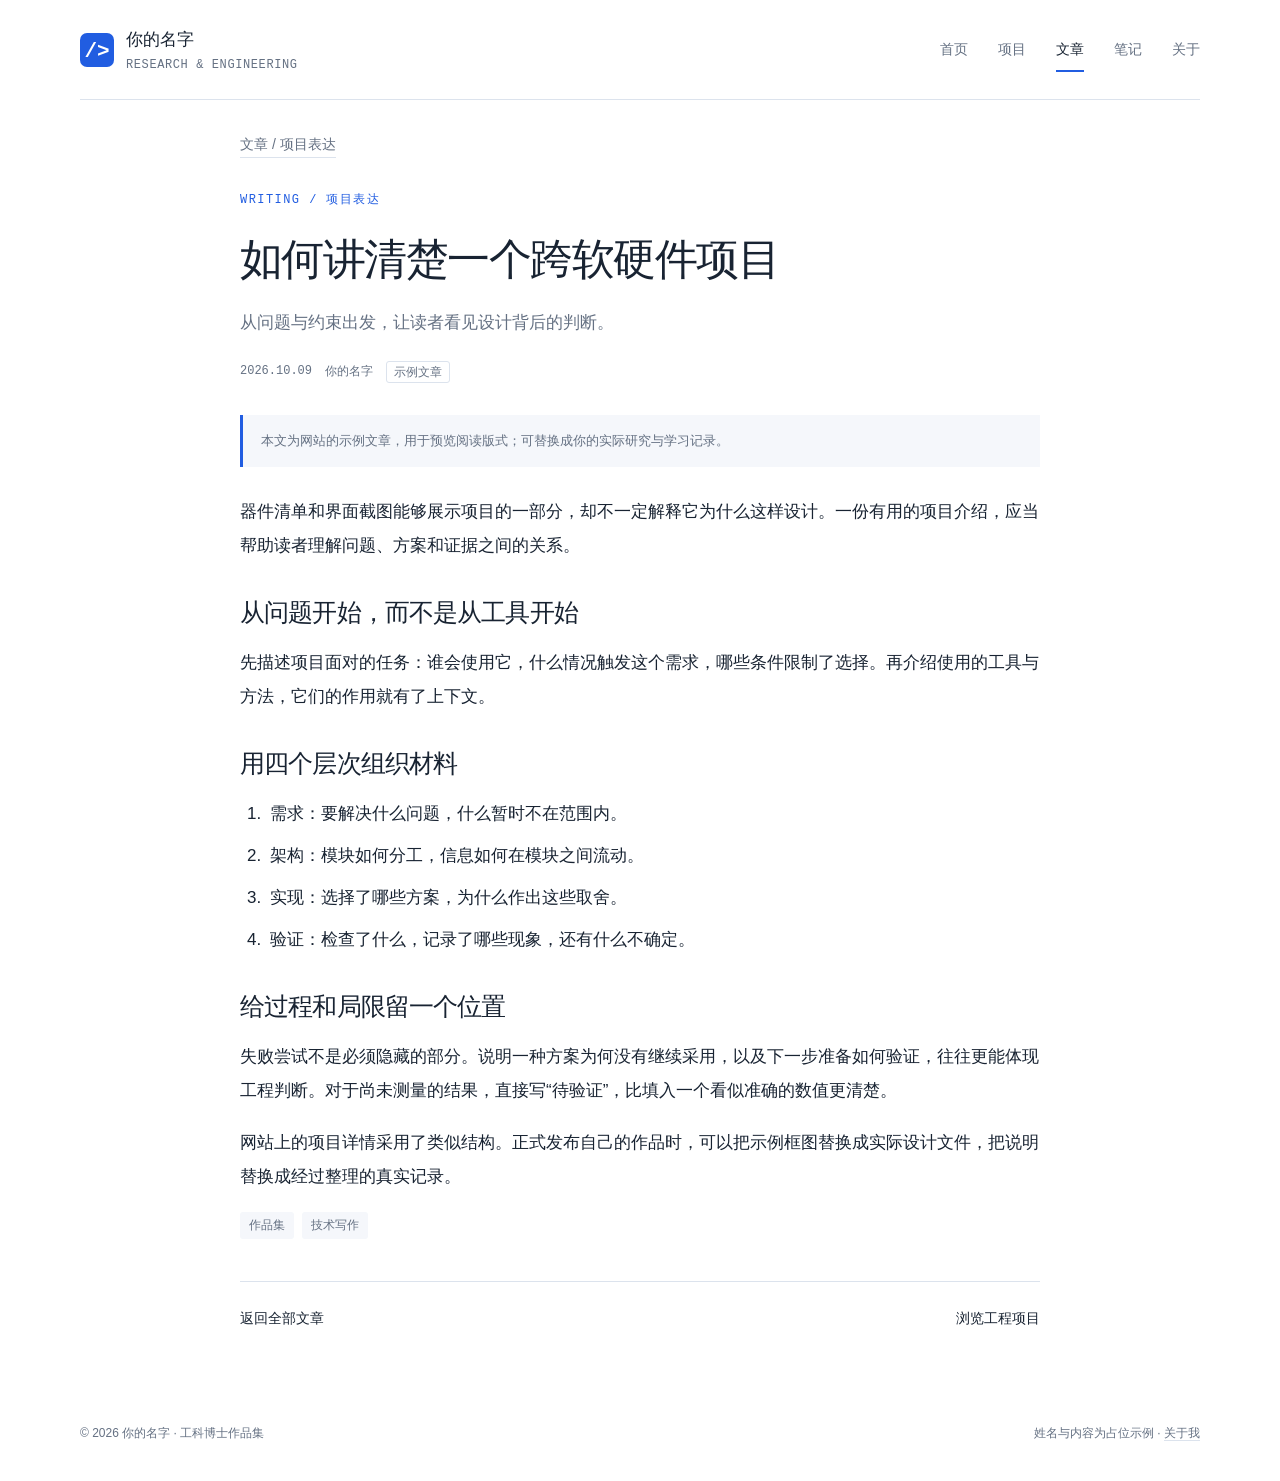
<file: articles/telling-an-engineering-project.html>
<!doctype html>
<html lang="zh-CN">
<head>
  <meta charset="utf-8">
  <meta name="viewport" content="width=device-width, initial-scale=1">
  <title>如何讲清楚一个跨软硬件项目 · 你的名字</title>
  <meta name="description" content="从问题与约束出发，让读者看见设计背后的判断。">
  <meta name="theme-color" content="#215de1">
  <link rel="icon" type="image/svg+xml" href="data:image/svg+xml,%3Csvg xmlns='http://www.w3.org/2000/svg' viewBox='0 0 32 32'%3E%3Crect width='32' height='32' rx='7' fill='%23215de1'/%3E%3Cpath d='M12 8H8v16h4m8-16h4v16h-4M18 7l-4 18' fill='none' stroke='white' stroke-width='2'/%3E%3C/svg%3E">
  <link rel="stylesheet" href="../assets/engineering.css">
  <script src="../assets/site.js?v=2" defer></script>
</head>
<body>
  <a class="skip" href="#main">跳到主要内容</a>
  <div class="wrap">
    <header class="header">
      <a class="brand" href="../index.html" aria-label="你的名字，首页"><span class="brand-icon" aria-hidden="true">/&gt;</span><span>你的名字<small>RESEARCH &amp; ENGINEERING</small></span></a>
      <nav class="nav" aria-label="主导航"><a href="../index.html">首页</a><a href="../projects/index.html">项目</a><a href="../articles/index.html" aria-current="page">文章</a><a href="../notes/index.html">笔记</a><a href="../index.html#about">关于</a></nav>
    </header>
    <main id="main"><article class="reading"><a class="breadcrumb" href="index.html">文章 / 项目表达</a><header class="detail-header"><p class="eyebrow">WRITING / 项目表达</p><h1>如何讲清楚一个跨软硬件项目</h1><p class="summary">从问题与约束出发，让读者看见设计背后的判断。</p><div class="meta"><time datetime="2026-10-09">2026.10.09</time><span>你的名字</span><span class="sample">示例文章</span></div></header><div class="notice">本文为网站的示例文章，用于预览阅读版式；可替换成你的实际研究与学习记录。</div><div class="prose"><p>器件清单和界面截图能够展示项目的一部分，却不一定解释它为什么这样设计。一份有用的项目介绍，应当帮助读者理解问题、方案和证据之间的关系。</p><h2>从问题开始，而不是从工具开始</h2><p>先描述项目面对的任务：谁会使用它，什么情况触发这个需求，哪些条件限制了选择。再介绍使用的工具与方法，它们的作用就有了上下文。</p><h2>用四个层次组织材料</h2><ol><li><strong>需求：</strong>要解决什么问题，什么暂时不在范围内。</li><li><strong>架构：</strong>模块如何分工，信息如何在模块之间流动。</li><li><strong>实现：</strong>选择了哪些方案，为什么作出这些取舍。</li><li><strong>验证：</strong>检查了什么，记录了哪些现象，还有什么不确定。</li></ol><h2>给过程和局限留一个位置</h2><p>失败尝试不是必须隐藏的部分。说明一种方案为何没有继续采用，以及下一步准备如何验证，往往更能体现工程判断。对于尚未测量的结果，直接写“待验证”，比填入一个看似准确的数值更清楚。</p><p>网站上的项目详情采用了类似结构。正式发布自己的作品时，可以把示例框图替换成实际设计文件，把说明替换成经过整理的真实记录。</p></div><div class="tags"><span>作品集</span><span>技术写作</span></div><div class="detail-end"><a href="index.html">返回全部文章</a><a href="../projects/index.html">浏览工程项目</a></div></article></main>
    <footer class="footer"><span>© 2026 你的名字 · 工科博士作品集</span><span>姓名与内容为占位示例 · <a href="../index.html#about">关于我</a></span></footer>
  </div>
</body>
</html>
</file>
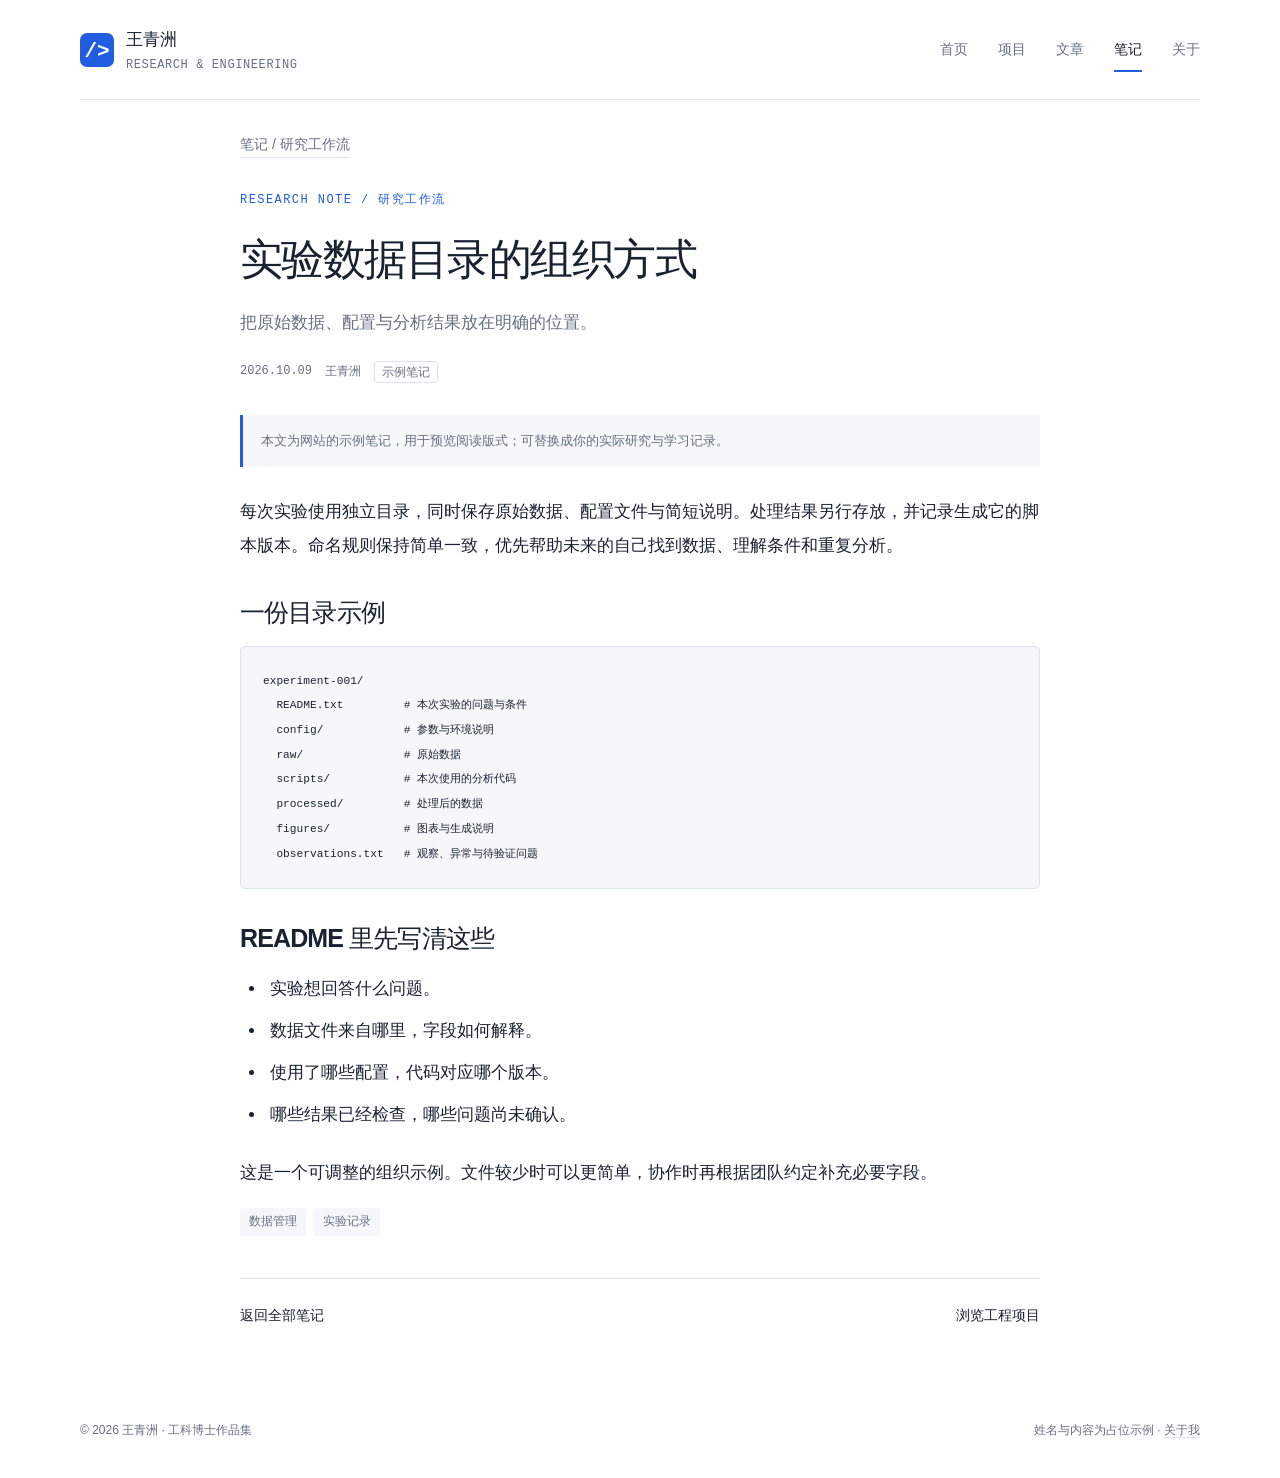
<file: notes/experiment-folders.html>
<!doctype html>
<html lang="zh-CN">
<head>
  <meta charset="utf-8">
  <meta name="viewport" content="width=device-width, initial-scale=1">
  <title>实验数据目录的组织方式 · 王青洲</title>
  <meta name="description" content="把原始数据、配置与分析结果放在明确的位置。">
  <meta name="theme-color" content="#215de1">
  <link rel="icon" type="image/svg+xml" href="data:image/svg+xml,%3Csvg xmlns='http://www.w3.org/2000/svg' viewBox='0 0 32 32'%3E%3Crect width='32' height='32' rx='7' fill='%23215de1'/%3E%3Cpath d='M12 8H8v16h4m8-16h4v16h-4M18 7l-4 18' fill='none' stroke='white' stroke-width='2'/%3E%3C/svg%3E">
  <link rel="stylesheet" href="../assets/engineering.css">
  <script src="../assets/site.js?v=2" defer></script>
</head>
<body>
  <a class="skip" href="#main">跳到主要内容</a>
  <div class="wrap">
    <header class="header">
      <a class="brand" href="../index.html" aria-label="王青洲，首页"><span class="brand-icon" aria-hidden="true">/&gt;</span><span>王青洲<small>RESEARCH &amp; ENGINEERING</small></span></a>
      <nav class="nav" aria-label="主导航"><a href="../index.html">首页</a><a href="../projects/index.html">项目</a><a href="../articles/index.html">文章</a><a href="../notes/index.html" aria-current="page">笔记</a><a href="../index.html#about">关于</a></nav>
    </header>
    <main id="main"><article class="reading"><a class="breadcrumb" href="index.html">笔记 / 研究工作流</a><header class="detail-header"><p class="eyebrow">RESEARCH NOTE / 研究工作流</p><h1>实验数据目录的组织方式</h1><p class="summary">把原始数据、配置与分析结果放在明确的位置。</p><div class="meta"><time datetime="2026-10-09">2026.10.09</time><span>王青洲</span><span class="sample">示例笔记</span></div></header><div class="notice">本文为网站的示例笔记，用于预览阅读版式；可替换成你的实际研究与学习记录。</div><div class="prose"><p>每次实验使用独立目录，同时保存原始数据、配置文件与简短说明。处理结果另行存放，并记录生成它的脚本版本。命名规则保持简单一致，优先帮助未来的自己找到数据、理解条件和重复分析。</p><h2>一份目录示例</h2><pre><code>experiment-001/
  README.txt         # 本次实验的问题与条件
  config/            # 参数与环境说明
  raw/               # 原始数据
  scripts/           # 本次使用的分析代码
  processed/         # 处理后的数据
  figures/           # 图表与生成说明
  observations.txt   # 观察、异常与待验证问题</code></pre><h2>README 里先写清这些</h2><ul><li>实验想回答什么问题。</li><li>数据文件来自哪里，字段如何解释。</li><li>使用了哪些配置，代码对应哪个版本。</li><li>哪些结果已经检查，哪些问题尚未确认。</li></ul><p>这是一个可调整的组织示例。文件较少时可以更简单，协作时再根据团队约定补充必要字段。</p></div><div class="tags"><span>数据管理</span><span>实验记录</span></div><div class="detail-end"><a href="index.html">返回全部笔记</a><a href="../projects/index.html">浏览工程项目</a></div></article></main>
    <footer class="footer"><span>© 2026 王青洲 · 工科博士作品集</span><span>姓名与内容为占位示例 · <a href="../index.html#about">关于我</a></span></footer>
  </div>
</body>
</html>
</file>
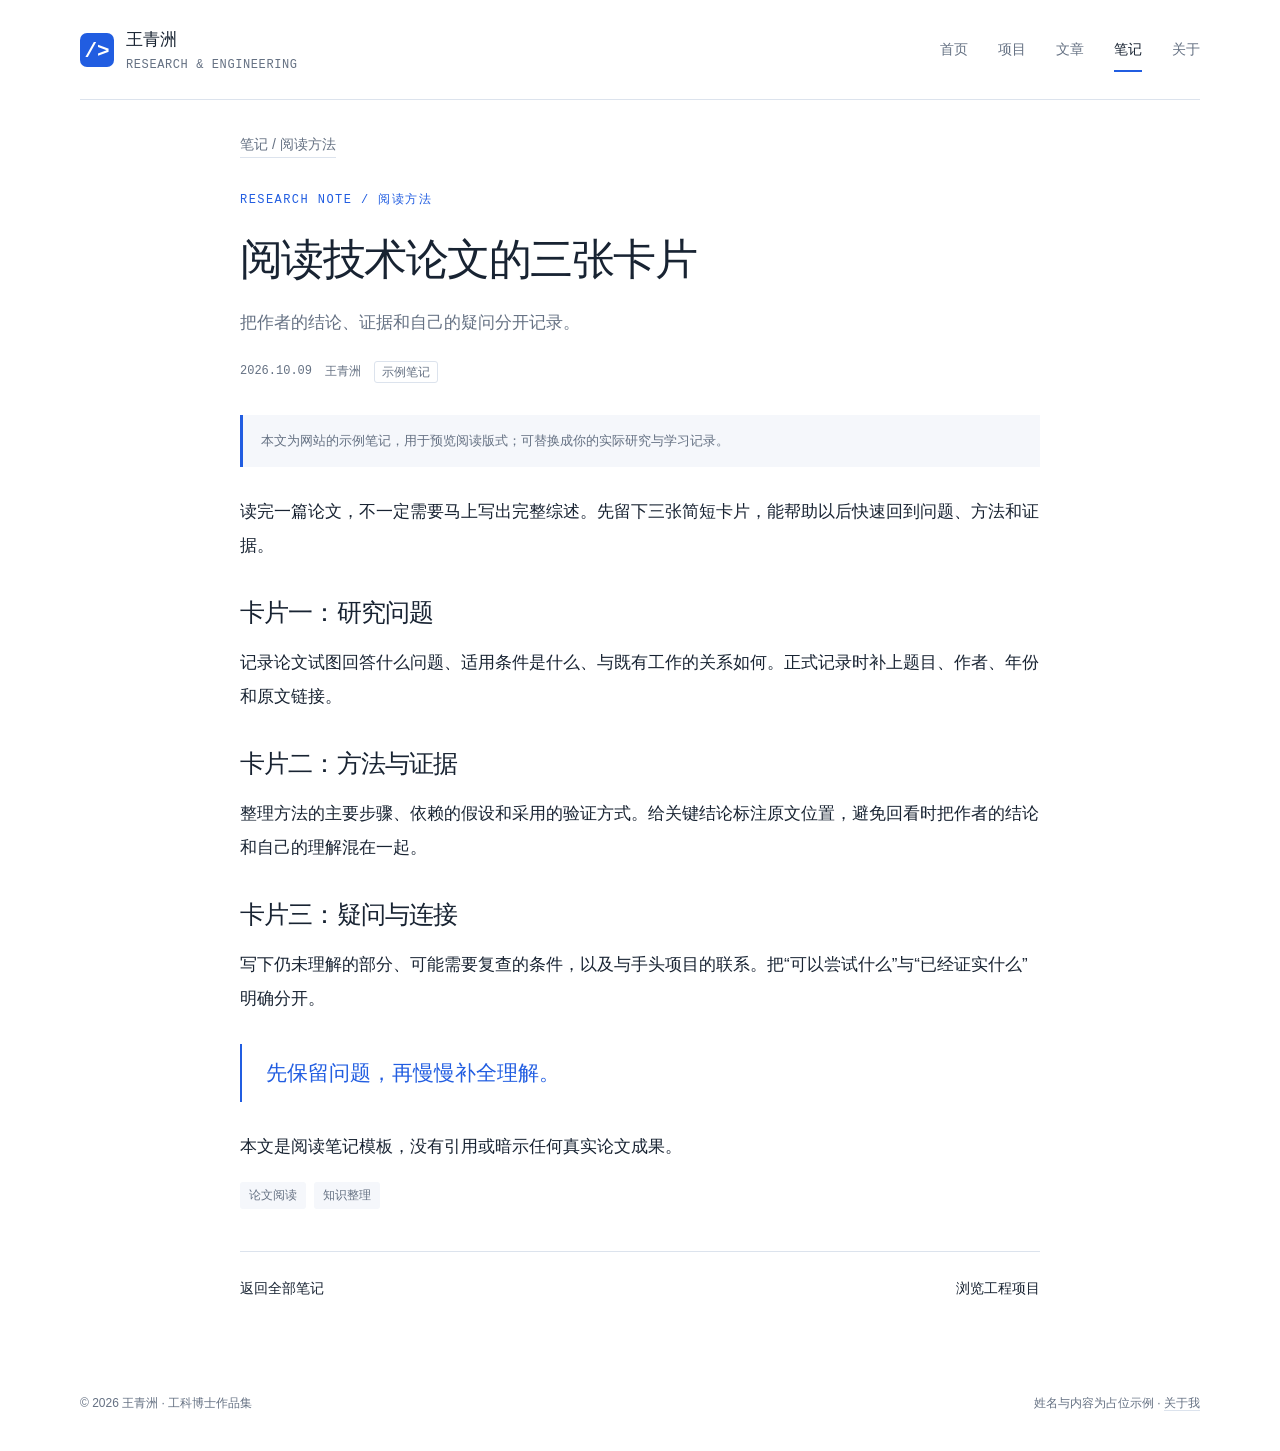
<file: notes/paper-reading.html>
<!doctype html>
<html lang="zh-CN">
<head>
  <meta charset="utf-8">
  <meta name="viewport" content="width=device-width, initial-scale=1">
  <title>阅读技术论文的三张卡片 · 王青洲</title>
  <meta name="description" content="把作者的结论、证据和自己的疑问分开记录。">
  <meta name="theme-color" content="#215de1">
  <link rel="icon" type="image/svg+xml" href="data:image/svg+xml,%3Csvg xmlns='http://www.w3.org/2000/svg' viewBox='0 0 32 32'%3E%3Crect width='32' height='32' rx='7' fill='%23215de1'/%3E%3Cpath d='M12 8H8v16h4m8-16h4v16h-4M18 7l-4 18' fill='none' stroke='white' stroke-width='2'/%3E%3C/svg%3E">
  <link rel="stylesheet" href="../assets/engineering.css">
  <script src="../assets/site.js?v=2" defer></script>
</head>
<body>
  <a class="skip" href="#main">跳到主要内容</a>
  <div class="wrap">
    <header class="header">
      <a class="brand" href="../index.html" aria-label="王青洲，首页"><span class="brand-icon" aria-hidden="true">/&gt;</span><span>王青洲<small>RESEARCH &amp; ENGINEERING</small></span></a>
      <nav class="nav" aria-label="主导航"><a href="../index.html">首页</a><a href="../projects/index.html">项目</a><a href="../articles/index.html">文章</a><a href="../notes/index.html" aria-current="page">笔记</a><a href="../index.html#about">关于</a></nav>
    </header>
    <main id="main"><article class="reading"><a class="breadcrumb" href="index.html">笔记 / 阅读方法</a><header class="detail-header"><p class="eyebrow">RESEARCH NOTE / 阅读方法</p><h1>阅读技术论文的三张卡片</h1><p class="summary">把作者的结论、证据和自己的疑问分开记录。</p><div class="meta"><time datetime="2026-10-09">2026.10.09</time><span>王青洲</span><span class="sample">示例笔记</span></div></header><div class="notice">本文为网站的示例笔记，用于预览阅读版式；可替换成你的实际研究与学习记录。</div><div class="prose"><p>读完一篇论文，不一定需要马上写出完整综述。先留下三张简短卡片，能帮助以后快速回到问题、方法和证据。</p><h2>卡片一：研究问题</h2><p>记录论文试图回答什么问题、适用条件是什么、与既有工作的关系如何。正式记录时补上题目、作者、年份和原文链接。</p><h2>卡片二：方法与证据</h2><p>整理方法的主要步骤、依赖的假设和采用的验证方式。给关键结论标注原文位置，避免回看时把作者的结论和自己的理解混在一起。</p><h2>卡片三：疑问与连接</h2><p>写下仍未理解的部分、可能需要复查的条件，以及与手头项目的联系。把“可以尝试什么”与“已经证实什么”明确分开。</p><blockquote>先保留问题，再慢慢补全理解。</blockquote><p>本文是阅读笔记模板，没有引用或暗示任何真实论文成果。</p></div><div class="tags"><span>论文阅读</span><span>知识整理</span></div><div class="detail-end"><a href="index.html">返回全部笔记</a><a href="../projects/index.html">浏览工程项目</a></div></article></main>
    <footer class="footer"><span>© 2026 王青洲 · 工科博士作品集</span><span>姓名与内容为占位示例 · <a href="../index.html#about">关于我</a></span></footer>
  </div>
</body>
</html>
</file>
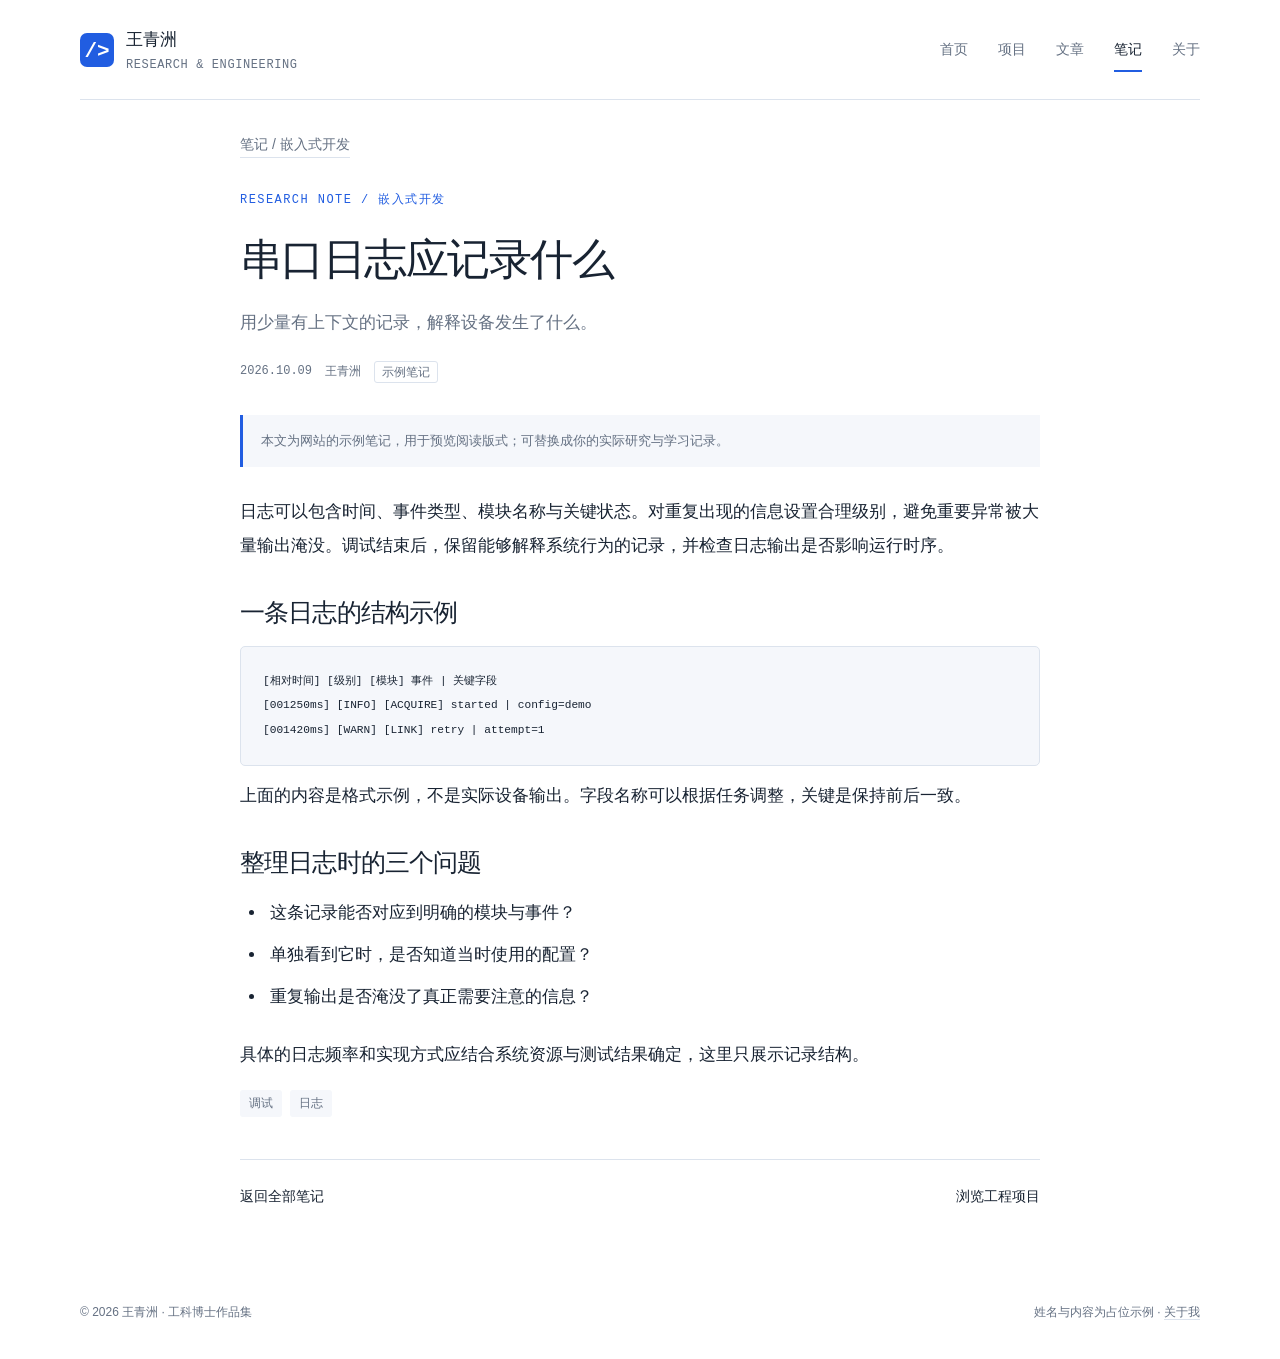
<file: notes/serial-logging.html>
<!doctype html>
<html lang="zh-CN">
<head>
  <meta charset="utf-8">
  <meta name="viewport" content="width=device-width, initial-scale=1">
  <title>串口日志应记录什么 · 王青洲</title>
  <meta name="description" content="用少量有上下文的记录，解释设备发生了什么。">
  <meta name="theme-color" content="#215de1">
  <link rel="icon" type="image/svg+xml" href="data:image/svg+xml,%3Csvg xmlns='http://www.w3.org/2000/svg' viewBox='0 0 32 32'%3E%3Crect width='32' height='32' rx='7' fill='%23215de1'/%3E%3Cpath d='M12 8H8v16h4m8-16h4v16h-4M18 7l-4 18' fill='none' stroke='white' stroke-width='2'/%3E%3C/svg%3E">
  <link rel="stylesheet" href="../assets/engineering.css">
  <script src="../assets/site.js?v=2" defer></script>
</head>
<body>
  <a class="skip" href="#main">跳到主要内容</a>
  <div class="wrap">
    <header class="header">
      <a class="brand" href="../index.html" aria-label="王青洲，首页"><span class="brand-icon" aria-hidden="true">/&gt;</span><span>王青洲<small>RESEARCH &amp; ENGINEERING</small></span></a>
      <nav class="nav" aria-label="主导航"><a href="../index.html">首页</a><a href="../projects/index.html">项目</a><a href="../articles/index.html">文章</a><a href="../notes/index.html" aria-current="page">笔记</a><a href="../index.html#about">关于</a></nav>
    </header>
    <main id="main"><article class="reading"><a class="breadcrumb" href="index.html">笔记 / 嵌入式开发</a><header class="detail-header"><p class="eyebrow">RESEARCH NOTE / 嵌入式开发</p><h1>串口日志应记录什么</h1><p class="summary">用少量有上下文的记录，解释设备发生了什么。</p><div class="meta"><time datetime="2026-10-09">2026.10.09</time><span>王青洲</span><span class="sample">示例笔记</span></div></header><div class="notice">本文为网站的示例笔记，用于预览阅读版式；可替换成你的实际研究与学习记录。</div><div class="prose"><p>日志可以包含时间、事件类型、模块名称与关键状态。对重复出现的信息设置合理级别，避免重要异常被大量输出淹没。调试结束后，保留能够解释系统行为的记录，并检查日志输出是否影响运行时序。</p><h2>一条日志的结构示例</h2><pre><code>[相对时间] [级别] [模块] 事件 | 关键字段
[001250ms] [INFO] [ACQUIRE] started | config=demo
[001420ms] [WARN] [LINK] retry | attempt=1</code></pre><p>上面的内容是格式示例，不是实际设备输出。字段名称可以根据任务调整，关键是保持前后一致。</p><h2>整理日志时的三个问题</h2><ul><li>这条记录能否对应到明确的模块与事件？</li><li>单独看到它时，是否知道当时使用的配置？</li><li>重复输出是否淹没了真正需要注意的信息？</li></ul><p>具体的日志频率和实现方式应结合系统资源与测试结果确定，这里只展示记录结构。</p></div><div class="tags"><span>调试</span><span>日志</span></div><div class="detail-end"><a href="index.html">返回全部笔记</a><a href="../projects/index.html">浏览工程项目</a></div></article></main>
    <footer class="footer"><span>© 2026 王青洲 · 工科博士作品集</span><span>姓名与内容为占位示例 · <a href="../index.html#about">关于我</a></span></footer>
  </div>
</body>
</html>
</file>
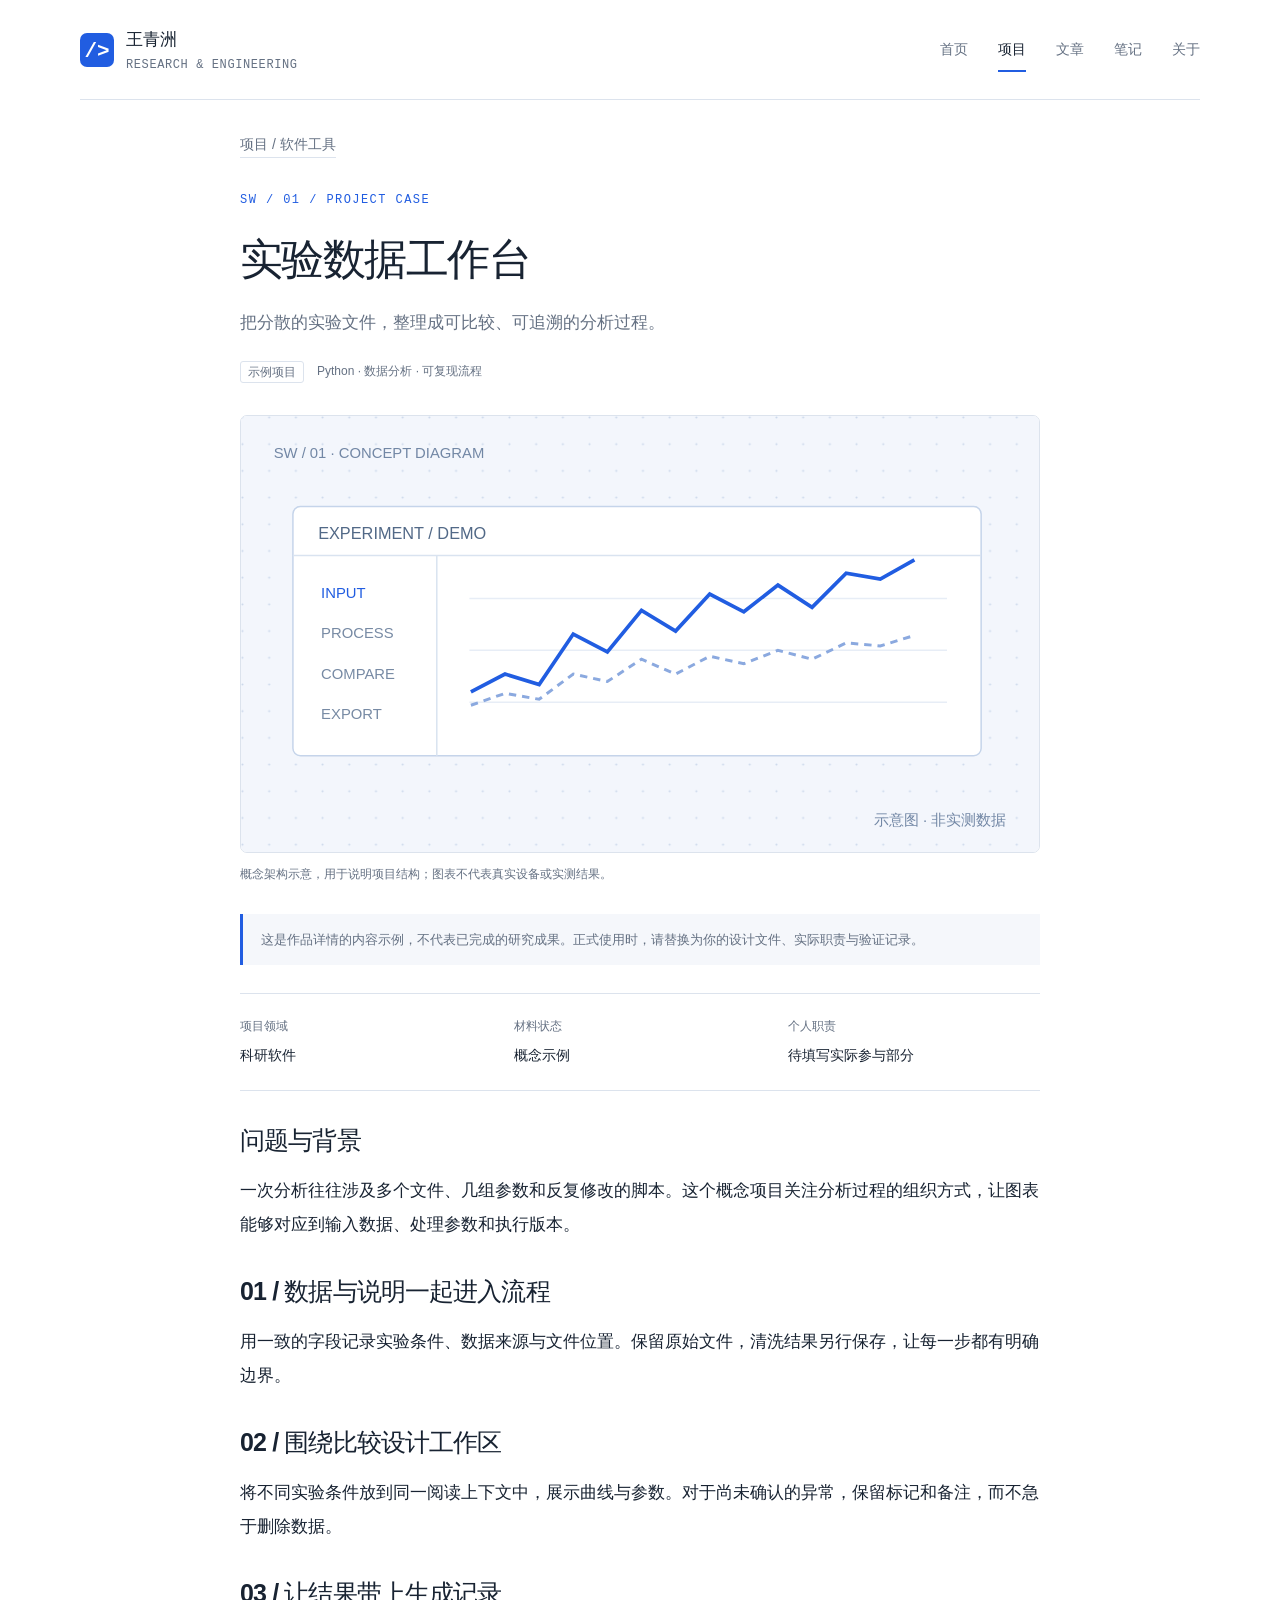
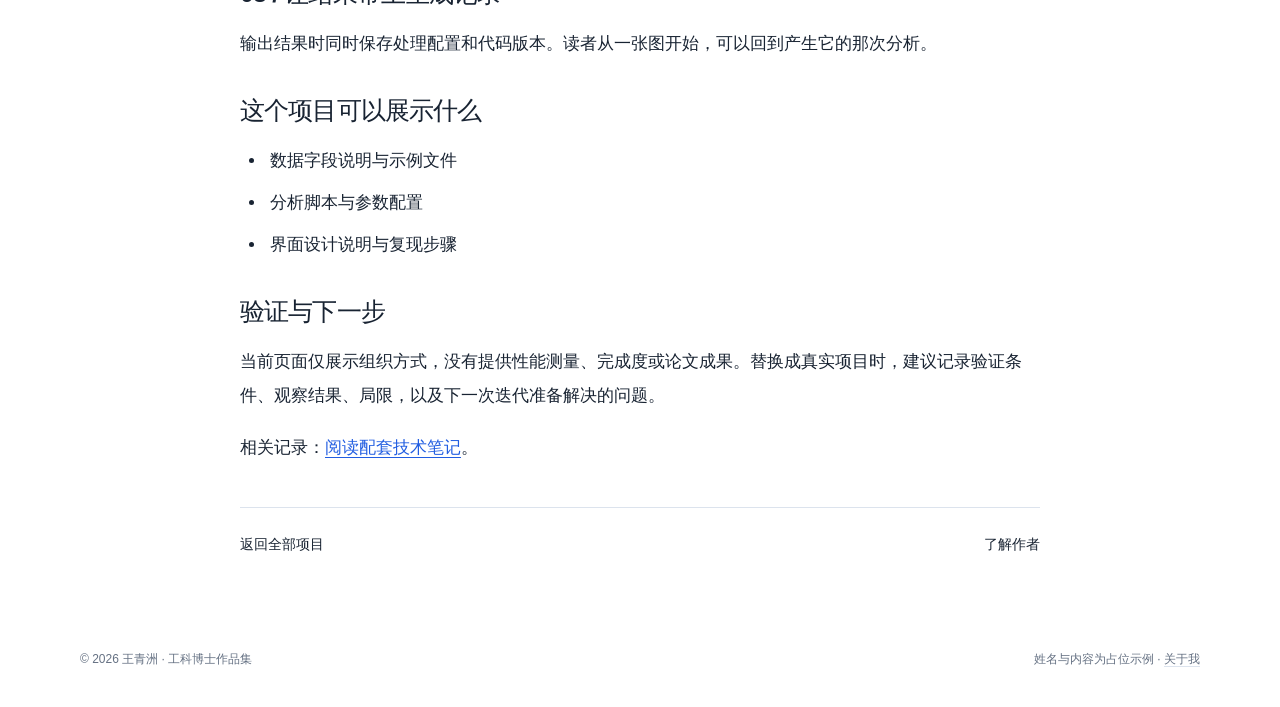
<file: projects/data-workbench.html>
<!doctype html>
<html lang="zh-CN">
<head>
  <meta charset="utf-8">
  <meta name="viewport" content="width=device-width, initial-scale=1">
  <title>实验数据工作台 · 王青洲</title>
  <meta name="description" content="把分散的实验文件，整理成可比较、可追溯的分析过程。">
  <meta name="theme-color" content="#215de1">
  <link rel="icon" type="image/svg+xml" href="data:image/svg+xml,%3Csvg xmlns='http://www.w3.org/2000/svg' viewBox='0 0 32 32'%3E%3Crect width='32' height='32' rx='7' fill='%23215de1'/%3E%3Cpath d='M12 8H8v16h4m8-16h4v16h-4M18 7l-4 18' fill='none' stroke='white' stroke-width='2'/%3E%3C/svg%3E">
  <link rel="stylesheet" href="../assets/engineering.css">
  <script src="../assets/site.js?v=2" defer></script>
</head>
<body>
  <a class="skip" href="#main">跳到主要内容</a>
  <div class="wrap">
    <header class="header">
      <a class="brand" href="../index.html" aria-label="王青洲，首页"><span class="brand-icon" aria-hidden="true">/&gt;</span><span>王青洲<small>RESEARCH &amp; ENGINEERING</small></span></a>
      <nav class="nav" aria-label="主导航"><a href="../index.html">首页</a><a href="../projects/index.html" aria-current="page">项目</a><a href="../articles/index.html">文章</a><a href="../notes/index.html">笔记</a><a href="../index.html#about">关于</a></nav>
    </header>
    <main id="main"><article class="reading"><a class="breadcrumb" href="index.html">项目 / 软件工具</a><header class="detail-header"><p class="eyebrow">SW / 01 / PROJECT CASE</p><h1>实验数据工作台</h1><p class="summary">把分散的实验文件，整理成可比较、可追溯的分析过程。</p><div class="meta"><span class="sample">示例项目</span><span>Python · 数据分析 · 可复现流程</span></div></header><div class="detail-visual"><svg xmlns="http://www.w3.org/2000/svg" viewBox="0 0 538 294" role="img" aria-label="实验数据工作台的概念架构示意，非实测结果"><defs><pattern id="grid-data-workbench" width="18" height="18" patternUnits="userSpaceOnUse"><circle cx="1" cy="1" r=".7" fill="#ccd8eb"/></pattern></defs><rect width="538" height="294" fill="#f3f6fc"/><rect width="538" height="294" fill="url(#grid-data-workbench)"/><g font-family="Segoe UI,Microsoft YaHei,sans-serif"><text x="22" y="28" font-size="10" fill="#7287a5">SW / 01 · CONCEPT DIAGRAM</text><rect x="35" y="61" width="464" height="168" rx="5" fill="white" stroke="#c5d4ea"/><path d="M35 94h464M132 94v135" stroke="#d9e3f0"/><text x="52" y="83" fill="#526987" font-size="11">EXPERIMENT / DEMO</text><text x="54" y="123" fill="#215de1" font-size="10">INPUT</text><text x="54" y="150" fill="#778aa4" font-size="10">PROCESS</text><text x="54" y="177" fill="#778aa4" font-size="10">COMPARE</text><text x="54" y="204" fill="#778aa4" font-size="10">EXPORT</text><path d="M154 123h322m-322 35h322m-322 35h322" stroke="#e7edf6"/><path d="M155 186l23-12 23 7 23-34 23 12 23-28 23 14 23-25 23 12 23-18 23 15 23-23 23 4 23-13" fill="none" stroke="#215de1" stroke-width="2.5"/><path d="M155 195l23-8 23 4 23-17 23 5 23-15 23 10 23-12 23 5 23-9 23 6 23-11 23 2 23-7" fill="none" stroke="#8ba9df" stroke-width="2" stroke-dasharray="5 4"/><text x="516" y="276" text-anchor="end" fill="#7287a5" font-size="10">示意图 · 非实测数据</text></g></svg></div><p class="asset-caption">概念架构示意，用于说明项目结构；图表不代表真实设备或实测结果。</p><div class="notice">这是作品详情的内容示例，不代表已完成的研究成果。正式使用时，请替换为你的设计文件、实际职责与验证记录。</div><dl class="facts"><div><dt>项目领域</dt><dd>科研软件</dd></div><div><dt>材料状态</dt><dd>概念示例</dd></div><div><dt>个人职责</dt><dd>待填写实际参与部分</dd></div></dl><div class="prose"><h2>问题与背景</h2><p>一次分析往往涉及多个文件、几组参数和反复修改的脚本。这个概念项目关注分析过程的组织方式，让图表能够对应到输入数据、处理参数和执行版本。</p><h2>01 / 数据与说明一起进入流程</h2><p>用一致的字段记录实验条件、数据来源与文件位置。保留原始文件，清洗结果另行保存，让每一步都有明确边界。</p><h2>02 / 围绕比较设计工作区</h2><p>将不同实验条件放到同一阅读上下文中，展示曲线与参数。对于尚未确认的异常，保留标记和备注，而不急于删除数据。</p><h2>03 / 让结果带上生成记录</h2><p>输出结果时同时保存处理配置和代码版本。读者从一张图开始，可以回到产生它的那次分析。</p><h2>这个项目可以展示什么</h2><ul><li>数据字段说明与示例文件</li><li>分析脚本与参数配置</li><li>界面设计说明与复现步骤</li></ul><h2>验证与下一步</h2><p>当前页面仅展示组织方式，没有提供性能测量、完成度或论文成果。替换成真实项目时，建议记录验证条件、观察结果、局限，以及下一次迭代准备解决的问题。</p><p>相关记录：<a href="../notes/experiment-folders.html">阅读配套技术笔记</a>。</p></div><div class="detail-end"><a href="index.html">返回全部项目</a><a href="../index.html#about">了解作者</a></div></article></main>
    <footer class="footer"><span>© 2026 王青洲 · 工科博士作品集</span><span>姓名与内容为占位示例 · <a href="../index.html#about">关于我</a></span></footer>
  </div>
</body>
</html>
</file>
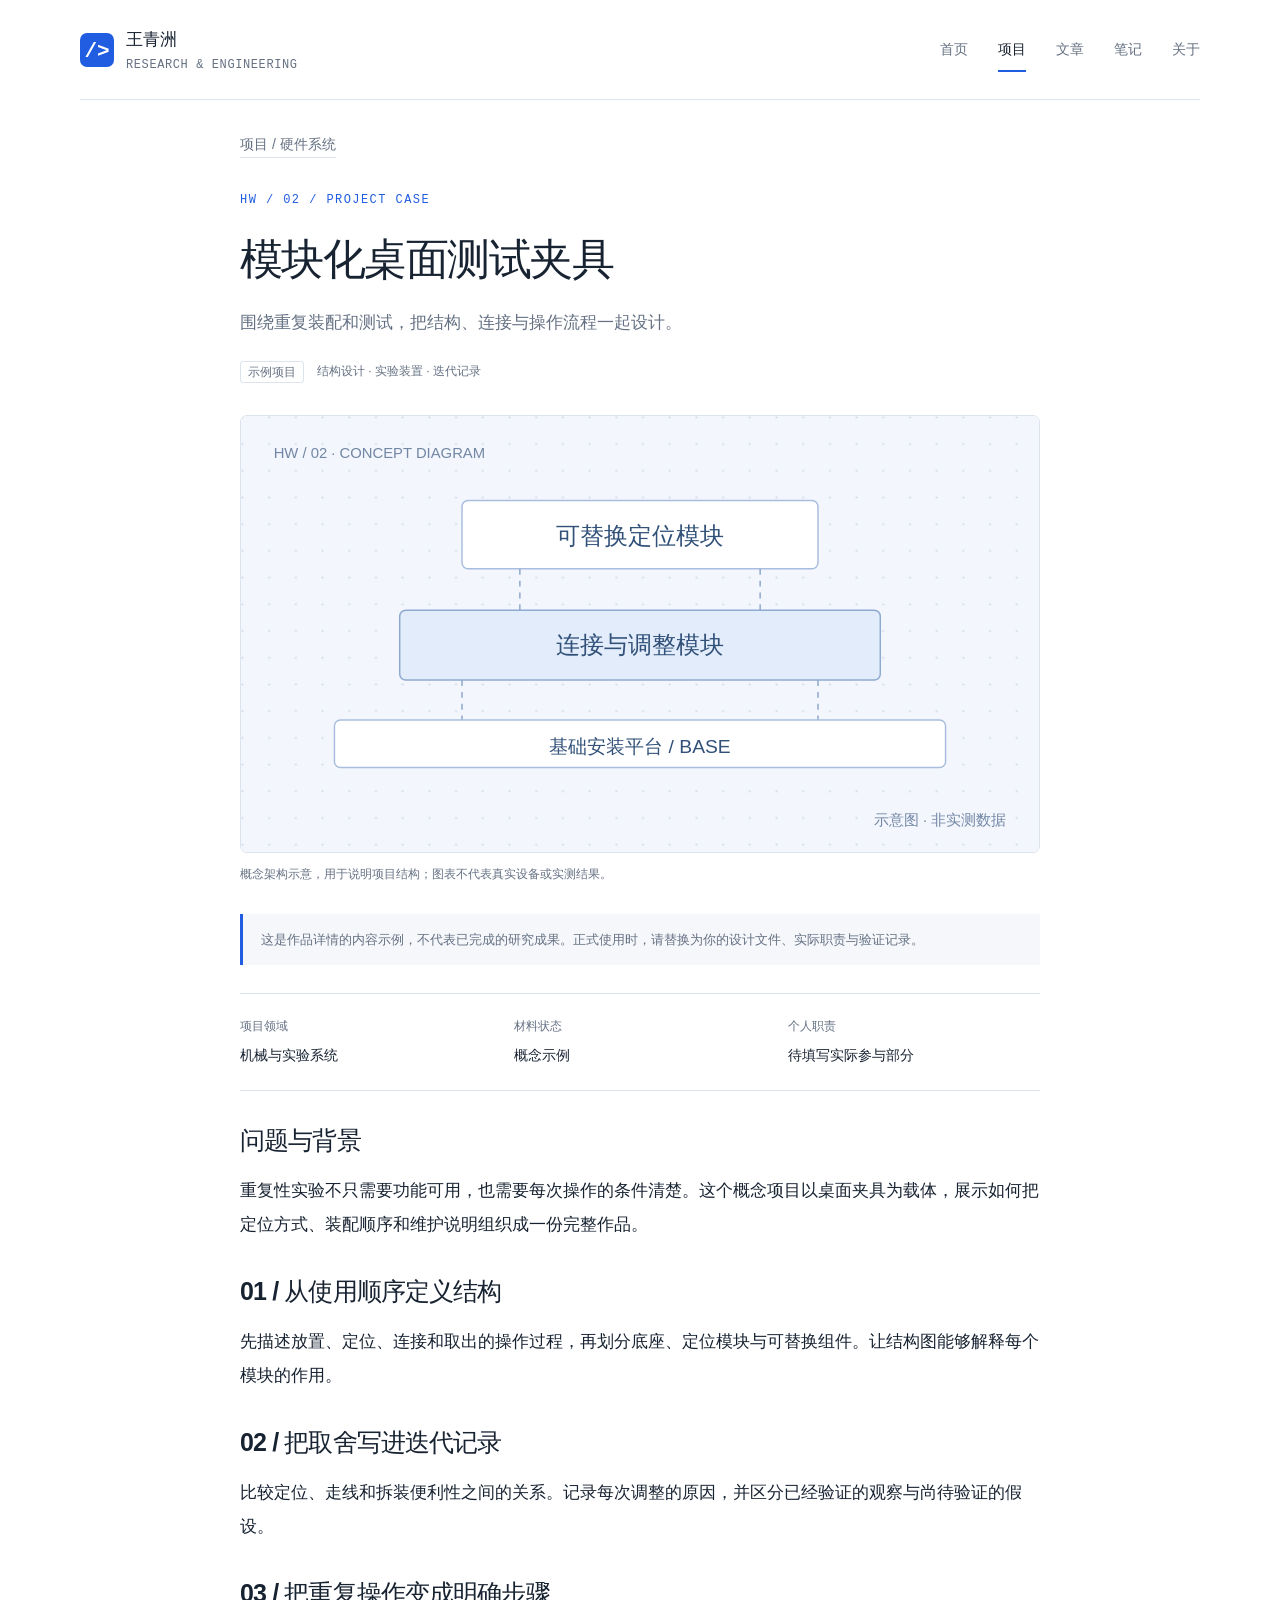
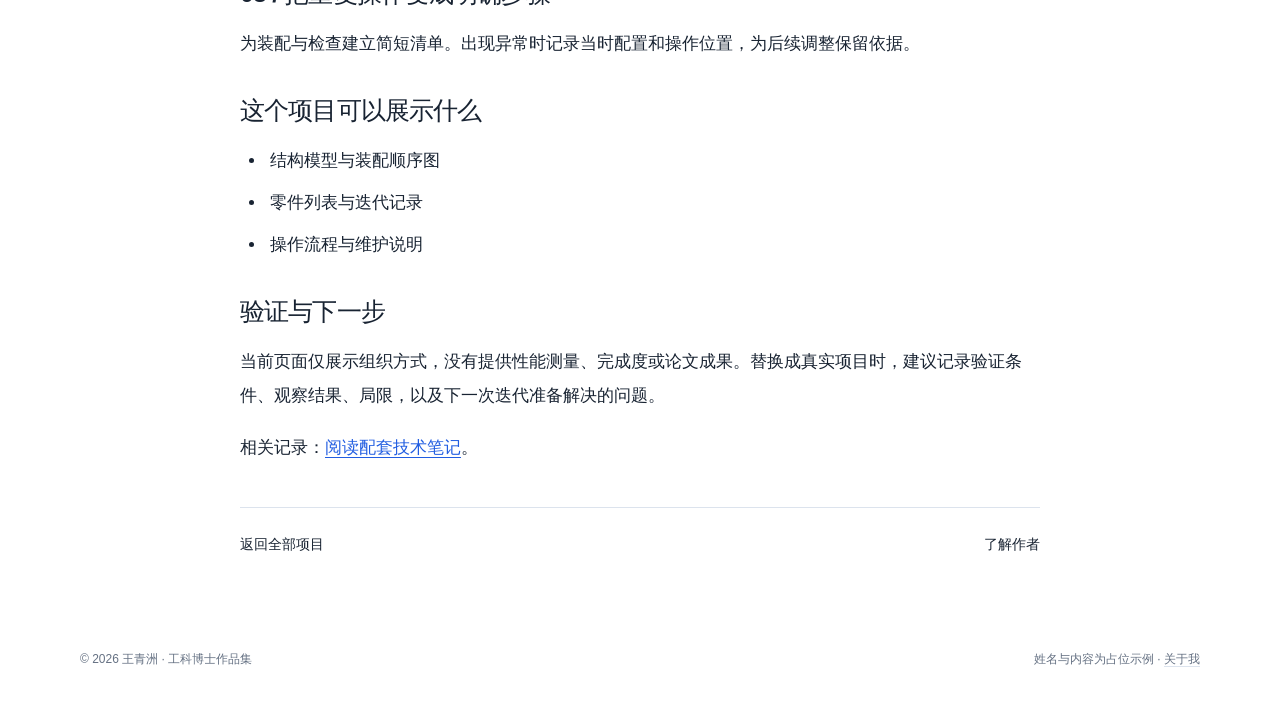
<file: projects/modular-fixture.html>
<!doctype html>
<html lang="zh-CN">
<head>
  <meta charset="utf-8">
  <meta name="viewport" content="width=device-width, initial-scale=1">
  <title>模块化桌面测试夹具 · 王青洲</title>
  <meta name="description" content="围绕重复装配和测试，把结构、连接与操作流程一起设计。">
  <meta name="theme-color" content="#215de1">
  <link rel="icon" type="image/svg+xml" href="data:image/svg+xml,%3Csvg xmlns='http://www.w3.org/2000/svg' viewBox='0 0 32 32'%3E%3Crect width='32' height='32' rx='7' fill='%23215de1'/%3E%3Cpath d='M12 8H8v16h4m8-16h4v16h-4M18 7l-4 18' fill='none' stroke='white' stroke-width='2'/%3E%3C/svg%3E">
  <link rel="stylesheet" href="../assets/engineering.css">
  <script src="../assets/site.js?v=2" defer></script>
</head>
<body>
  <a class="skip" href="#main">跳到主要内容</a>
  <div class="wrap">
    <header class="header">
      <a class="brand" href="../index.html" aria-label="王青洲，首页"><span class="brand-icon" aria-hidden="true">/&gt;</span><span>王青洲<small>RESEARCH &amp; ENGINEERING</small></span></a>
      <nav class="nav" aria-label="主导航"><a href="../index.html">首页</a><a href="../projects/index.html" aria-current="page">项目</a><a href="../articles/index.html">文章</a><a href="../notes/index.html">笔记</a><a href="../index.html#about">关于</a></nav>
    </header>
    <main id="main"><article class="reading"><a class="breadcrumb" href="index.html">项目 / 硬件系统</a><header class="detail-header"><p class="eyebrow">HW / 02 / PROJECT CASE</p><h1>模块化桌面测试夹具</h1><p class="summary">围绕重复装配和测试，把结构、连接与操作流程一起设计。</p><div class="meta"><span class="sample">示例项目</span><span>结构设计 · 实验装置 · 迭代记录</span></div></header><div class="detail-visual"><svg xmlns="http://www.w3.org/2000/svg" viewBox="0 0 538 294" role="img" aria-label="模块化桌面测试夹具的概念架构示意，非实测结果"><defs><pattern id="grid-modular-fixture" width="18" height="18" patternUnits="userSpaceOnUse"><circle cx="1" cy="1" r=".7" fill="#ccd8eb"/></pattern></defs><rect width="538" height="294" fill="#f3f6fc"/><rect width="538" height="294" fill="url(#grid-modular-fixture)"/><g font-family="Segoe UI,Microsoft YaHei,sans-serif"><text x="22" y="28" font-size="10" fill="#7287a5">HW / 02 · CONCEPT DIAGRAM</text><rect x="149" y="57" width="240" height="46" rx="4" fill="white" stroke="#a9bedf"/><text x="269" y="86" text-anchor="middle" fill="#315179" font-size="16">可替换定位模块</text><path d="M188 103v28m162-28v28" stroke="#8fa8cc" stroke-dasharray="4 4"/><rect x="107" y="131" width="324" height="47" rx="4" fill="#e3ecfb" stroke="#8faad1"/><text x="269" y="160" text-anchor="middle" fill="#315179" font-size="16">连接与调整模块</text><path d="M149 178v27m240-27v27" stroke="#8fa8cc" stroke-dasharray="4 4"/><rect x="63" y="205" width="412" height="32" rx="4" fill="white" stroke="#a9bedf"/><text x="269" y="227" text-anchor="middle" fill="#315179" font-size="13">基础安装平台 / BASE</text><text x="516" y="276" text-anchor="end" fill="#7287a5" font-size="10">示意图 · 非实测数据</text></g></svg></div><p class="asset-caption">概念架构示意，用于说明项目结构；图表不代表真实设备或实测结果。</p><div class="notice">这是作品详情的内容示例，不代表已完成的研究成果。正式使用时，请替换为你的设计文件、实际职责与验证记录。</div><dl class="facts"><div><dt>项目领域</dt><dd>机械与实验系统</dd></div><div><dt>材料状态</dt><dd>概念示例</dd></div><div><dt>个人职责</dt><dd>待填写实际参与部分</dd></div></dl><div class="prose"><h2>问题与背景</h2><p>重复性实验不只需要功能可用，也需要每次操作的条件清楚。这个概念项目以桌面夹具为载体，展示如何把定位方式、装配顺序和维护说明组织成一份完整作品。</p><h2>01 / 从使用顺序定义结构</h2><p>先描述放置、定位、连接和取出的操作过程，再划分底座、定位模块与可替换组件。让结构图能够解释每个模块的作用。</p><h2>02 / 把取舍写进迭代记录</h2><p>比较定位、走线和拆装便利性之间的关系。记录每次调整的原因，并区分已经验证的观察与尚待验证的假设。</p><h2>03 / 把重复操作变成明确步骤</h2><p>为装配与检查建立简短清单。出现异常时记录当时配置和操作位置，为后续调整保留依据。</p><h2>这个项目可以展示什么</h2><ul><li>结构模型与装配顺序图</li><li>零件列表与迭代记录</li><li>操作流程与维护说明</li></ul><h2>验证与下一步</h2><p>当前页面仅展示组织方式，没有提供性能测量、完成度或论文成果。替换成真实项目时，建议记录验证条件、观察结果、局限，以及下一次迭代准备解决的问题。</p><p>相关记录：<a href="../notes/experiment-folders.html">阅读配套技术笔记</a>。</p></div><div class="detail-end"><a href="index.html">返回全部项目</a><a href="../index.html#about">了解作者</a></div></article></main>
    <footer class="footer"><span>© 2026 王青洲 · 工科博士作品集</span><span>姓名与内容为占位示例 · <a href="../index.html#about">关于我</a></span></footer>
  </div>
</body>
</html>
</file>
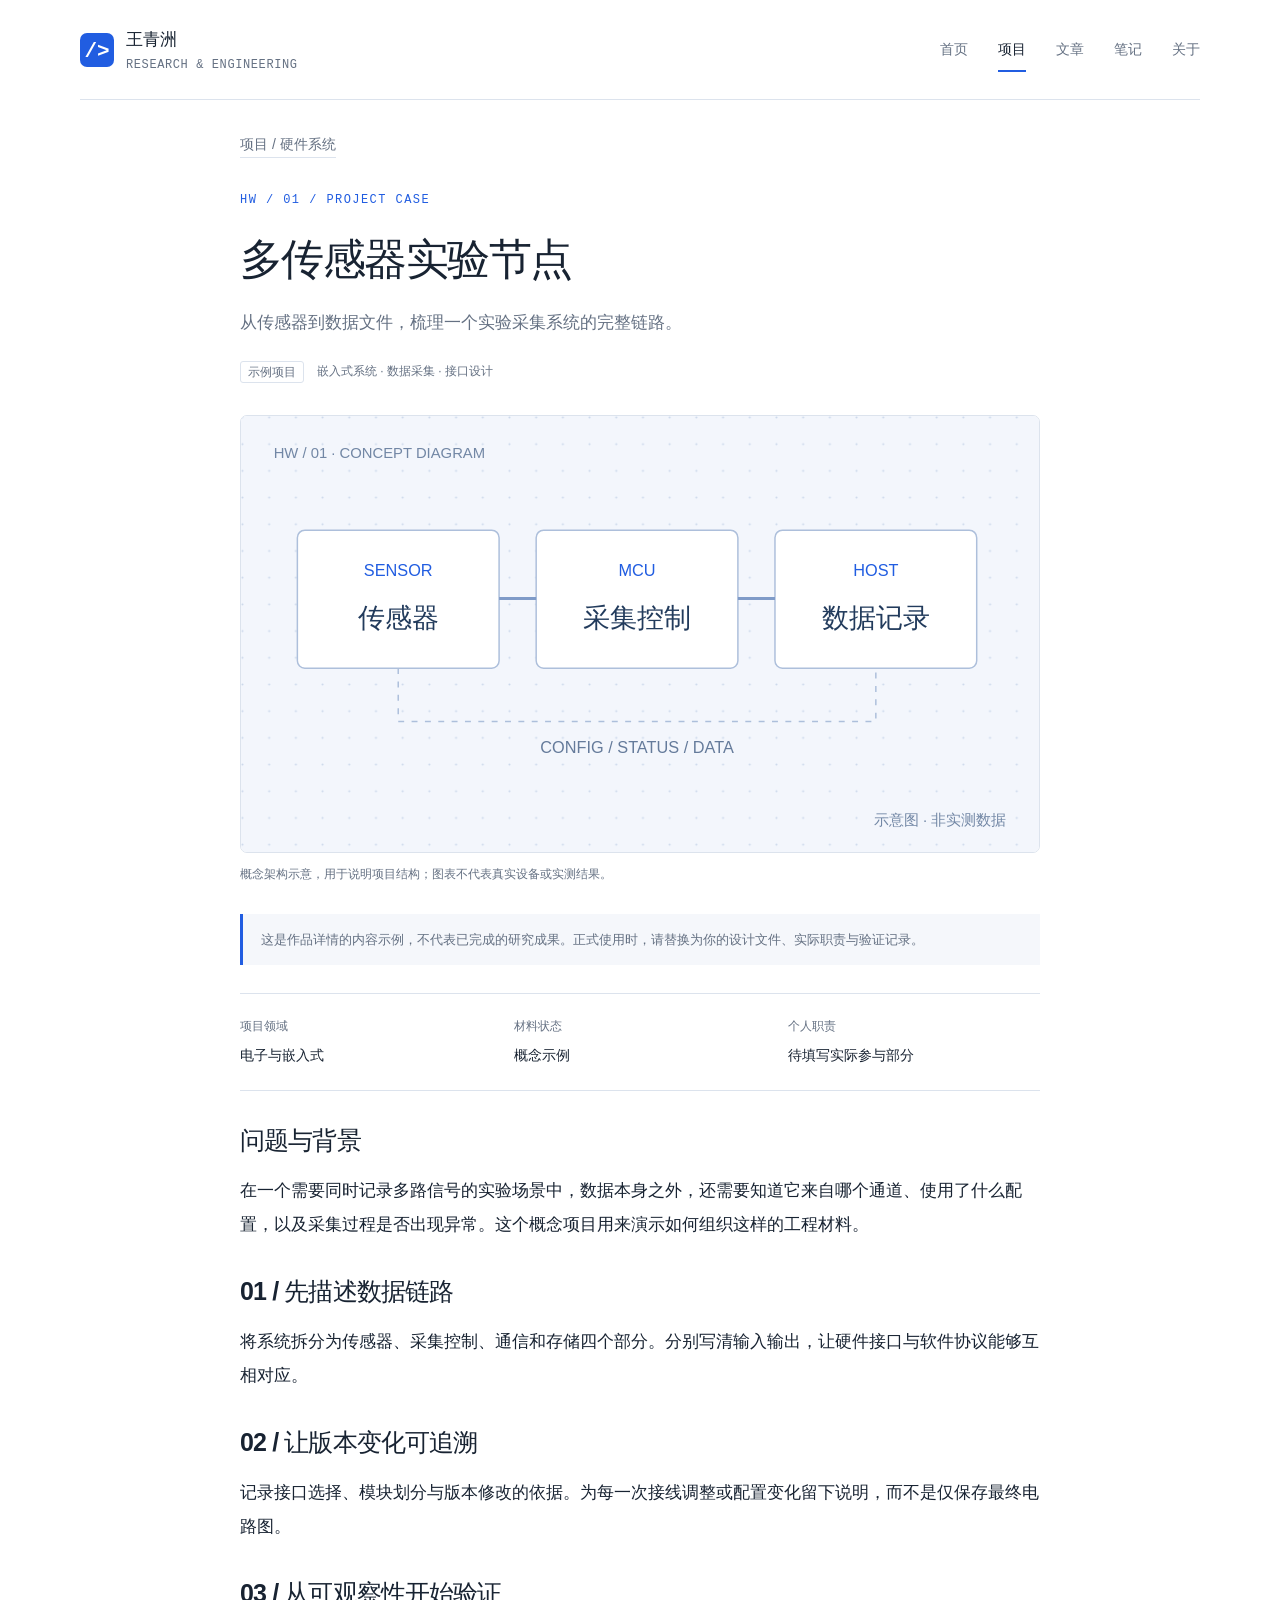
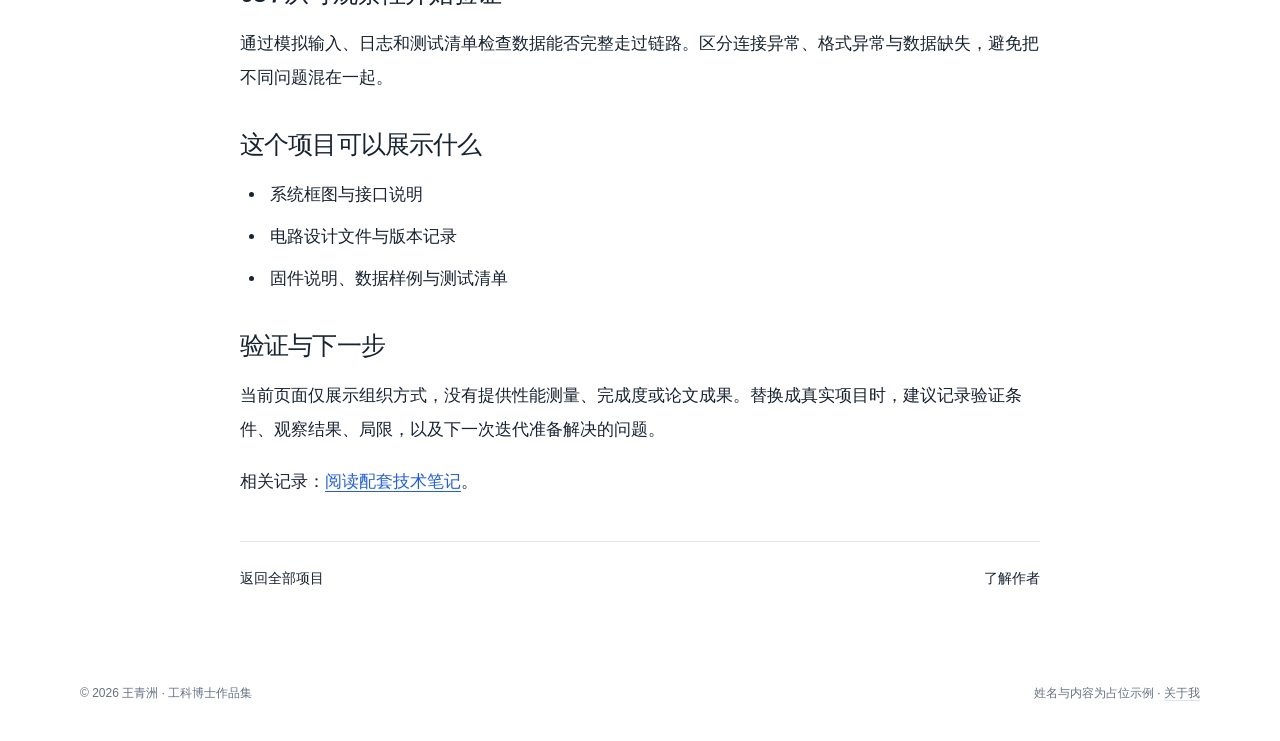
<file: projects/sensor-node.html>
<!doctype html>
<html lang="zh-CN">
<head>
  <meta charset="utf-8">
  <meta name="viewport" content="width=device-width, initial-scale=1">
  <title>多传感器实验节点 · 王青洲</title>
  <meta name="description" content="从传感器到数据文件，梳理一个实验采集系统的完整链路。">
  <meta name="theme-color" content="#215de1">
  <link rel="icon" type="image/svg+xml" href="data:image/svg+xml,%3Csvg xmlns='http://www.w3.org/2000/svg' viewBox='0 0 32 32'%3E%3Crect width='32' height='32' rx='7' fill='%23215de1'/%3E%3Cpath d='M12 8H8v16h4m8-16h4v16h-4M18 7l-4 18' fill='none' stroke='white' stroke-width='2'/%3E%3C/svg%3E">
  <link rel="stylesheet" href="../assets/engineering.css">
  <script src="../assets/site.js?v=2" defer></script>
</head>
<body>
  <a class="skip" href="#main">跳到主要内容</a>
  <div class="wrap">
    <header class="header">
      <a class="brand" href="../index.html" aria-label="王青洲，首页"><span class="brand-icon" aria-hidden="true">/&gt;</span><span>王青洲<small>RESEARCH &amp; ENGINEERING</small></span></a>
      <nav class="nav" aria-label="主导航"><a href="../index.html">首页</a><a href="../projects/index.html" aria-current="page">项目</a><a href="../articles/index.html">文章</a><a href="../notes/index.html">笔记</a><a href="../index.html#about">关于</a></nav>
    </header>
    <main id="main"><article class="reading"><a class="breadcrumb" href="index.html">项目 / 硬件系统</a><header class="detail-header"><p class="eyebrow">HW / 01 / PROJECT CASE</p><h1>多传感器实验节点</h1><p class="summary">从传感器到数据文件，梳理一个实验采集系统的完整链路。</p><div class="meta"><span class="sample">示例项目</span><span>嵌入式系统 · 数据采集 · 接口设计</span></div></header><div class="detail-visual"><svg xmlns="http://www.w3.org/2000/svg" viewBox="0 0 538 294" role="img" aria-label="多传感器实验节点的概念架构示意，非实测结果"><defs><pattern id="grid-sensor-node" width="18" height="18" patternUnits="userSpaceOnUse"><circle cx="1" cy="1" r=".7" fill="#ccd8eb"/></pattern></defs><rect width="538" height="294" fill="#f3f6fc"/><rect width="538" height="294" fill="url(#grid-sensor-node)"/><g font-family="Segoe UI,Microsoft YaHei,sans-serif"><text x="22" y="28" font-size="10" fill="#7287a5">HW / 01 · CONCEPT DIAGRAM</text><rect x="38" y="77" width="136" height="93" rx="5" fill="white" stroke="#adbfdb"/><text x="106" y="108" fill="#215de1" font-size="11" text-anchor="middle">SENSOR</text><text x="106" y="142" fill="#223b5c" font-size="18" text-anchor="middle">传感器</text><rect x="199" y="77" width="136" height="93" rx="5" fill="white" stroke="#adbfdb"/><text x="267" y="108" fill="#215de1" font-size="11" text-anchor="middle">MCU</text><text x="267" y="142" fill="#223b5c" font-size="18" text-anchor="middle">采集控制</text><rect x="360" y="77" width="136" height="93" rx="5" fill="white" stroke="#adbfdb"/><text x="428" y="108" fill="#215de1" font-size="11" text-anchor="middle">HOST</text><text x="428" y="142" fill="#223b5c" font-size="18" text-anchor="middle">数据记录</text><path d="M174 123h25m136 0h25" fill="none" stroke="#7f9bc8" stroke-width="2"/><path d="M106 170v36h322v-36" fill="none" stroke="#adbfdb" stroke-dasharray="4 5"/><text x="267" y="227" text-anchor="middle" fill="#657b9b" font-size="11">CONFIG / STATUS / DATA</text><text x="516" y="276" text-anchor="end" fill="#7287a5" font-size="10">示意图 · 非实测数据</text></g></svg></div><p class="asset-caption">概念架构示意，用于说明项目结构；图表不代表真实设备或实测结果。</p><div class="notice">这是作品详情的内容示例，不代表已完成的研究成果。正式使用时，请替换为你的设计文件、实际职责与验证记录。</div><dl class="facts"><div><dt>项目领域</dt><dd>电子与嵌入式</dd></div><div><dt>材料状态</dt><dd>概念示例</dd></div><div><dt>个人职责</dt><dd>待填写实际参与部分</dd></div></dl><div class="prose"><h2>问题与背景</h2><p>在一个需要同时记录多路信号的实验场景中，数据本身之外，还需要知道它来自哪个通道、使用了什么配置，以及采集过程是否出现异常。这个概念项目用来演示如何组织这样的工程材料。</p><h2>01 / 先描述数据链路</h2><p>将系统拆分为传感器、采集控制、通信和存储四个部分。分别写清输入输出，让硬件接口与软件协议能够互相对应。</p><h2>02 / 让版本变化可追溯</h2><p>记录接口选择、模块划分与版本修改的依据。为每一次接线调整或配置变化留下说明，而不是仅保存最终电路图。</p><h2>03 / 从可观察性开始验证</h2><p>通过模拟输入、日志和测试清单检查数据能否完整走过链路。区分连接异常、格式异常与数据缺失，避免把不同问题混在一起。</p><h2>这个项目可以展示什么</h2><ul><li>系统框图与接口说明</li><li>电路设计文件与版本记录</li><li>固件说明、数据样例与测试清单</li></ul><h2>验证与下一步</h2><p>当前页面仅展示组织方式，没有提供性能测量、完成度或论文成果。替换成真实项目时，建议记录验证条件、观察结果、局限，以及下一次迭代准备解决的问题。</p><p>相关记录：<a href="../notes/serial-logging.html">阅读配套技术笔记</a>。</p></div><div class="detail-end"><a href="index.html">返回全部项目</a><a href="../index.html#about">了解作者</a></div></article></main>
    <footer class="footer"><span>© 2026 王青洲 · 工科博士作品集</span><span>姓名与内容为占位示例 · <a href="../index.html#about">关于我</a></span></footer>
  </div>
</body>
</html>
</file>
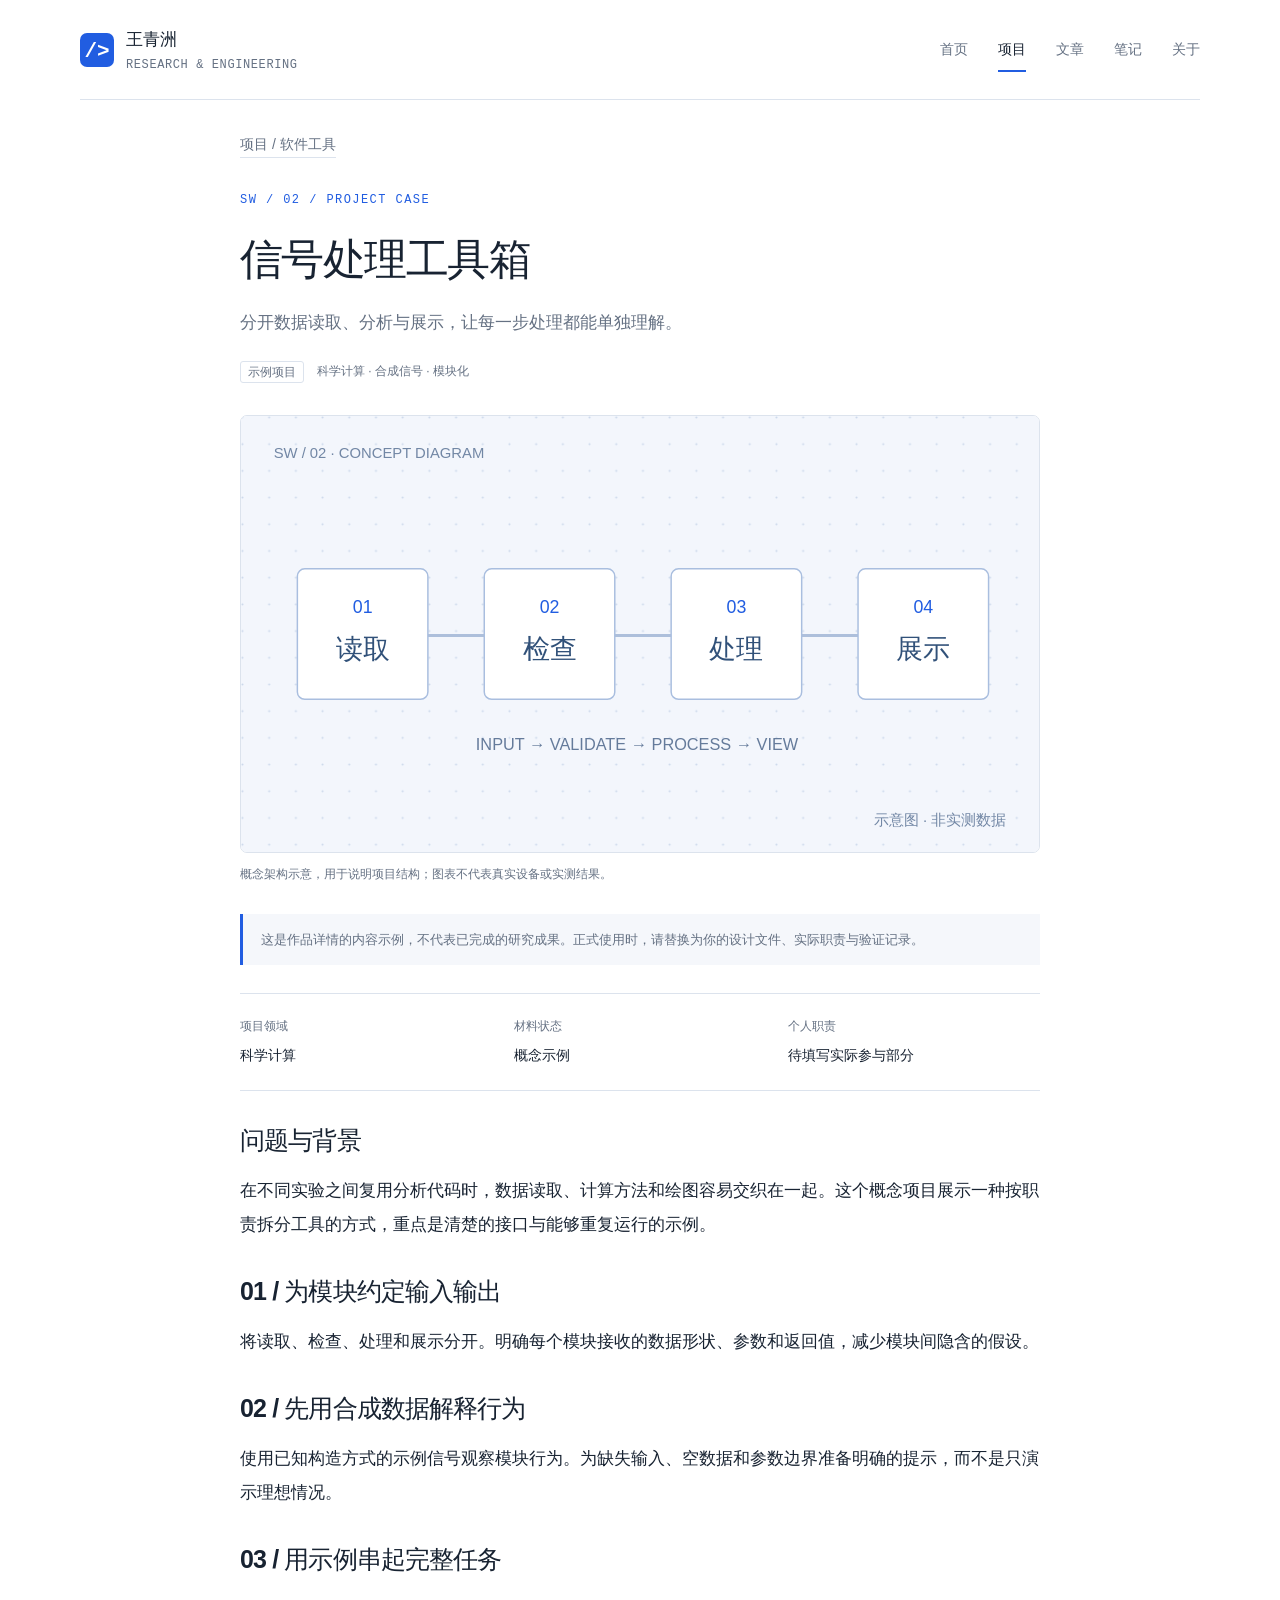
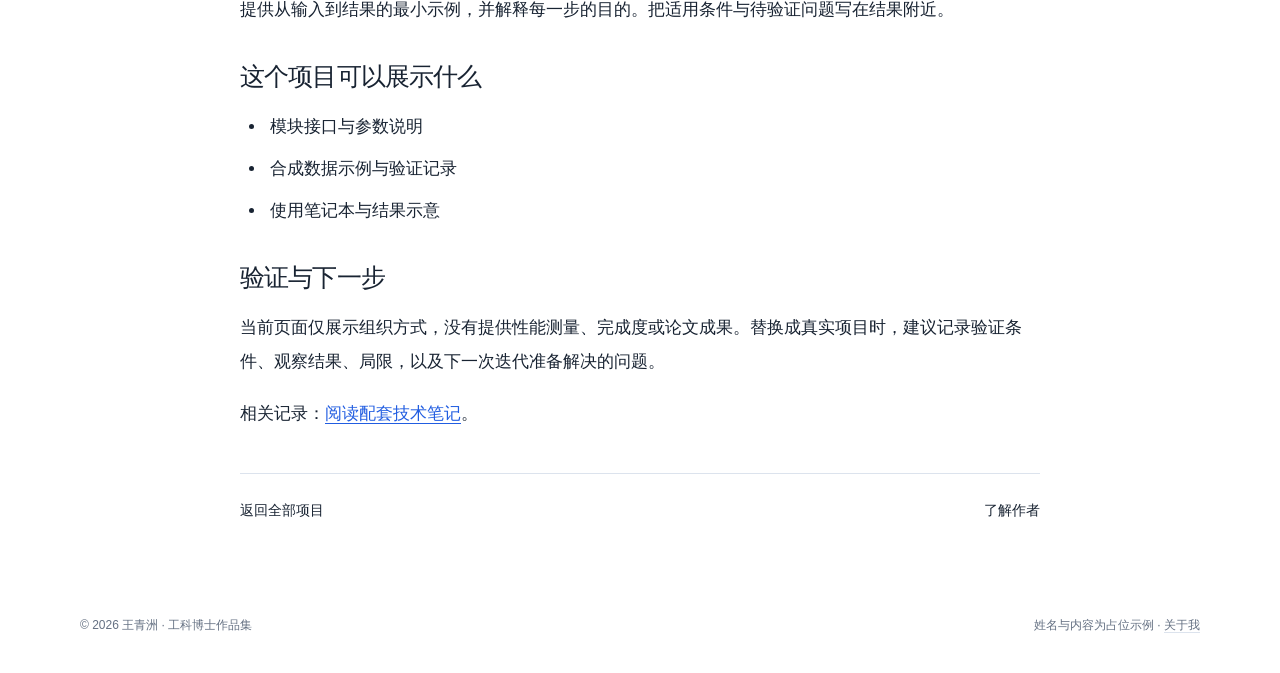
<file: projects/signal-toolbox.html>
<!doctype html>
<html lang="zh-CN">
<head>
  <meta charset="utf-8">
  <meta name="viewport" content="width=device-width, initial-scale=1">
  <title>信号处理工具箱 · 王青洲</title>
  <meta name="description" content="分开数据读取、分析与展示，让每一步处理都能单独理解。">
  <meta name="theme-color" content="#215de1">
  <link rel="icon" type="image/svg+xml" href="data:image/svg+xml,%3Csvg xmlns='http://www.w3.org/2000/svg' viewBox='0 0 32 32'%3E%3Crect width='32' height='32' rx='7' fill='%23215de1'/%3E%3Cpath d='M12 8H8v16h4m8-16h4v16h-4M18 7l-4 18' fill='none' stroke='white' stroke-width='2'/%3E%3C/svg%3E">
  <link rel="stylesheet" href="../assets/engineering.css">
  <script src="../assets/site.js?v=2" defer></script>
</head>
<body>
  <a class="skip" href="#main">跳到主要内容</a>
  <div class="wrap">
    <header class="header">
      <a class="brand" href="../index.html" aria-label="王青洲，首页"><span class="brand-icon" aria-hidden="true">/&gt;</span><span>王青洲<small>RESEARCH &amp; ENGINEERING</small></span></a>
      <nav class="nav" aria-label="主导航"><a href="../index.html">首页</a><a href="../projects/index.html" aria-current="page">项目</a><a href="../articles/index.html">文章</a><a href="../notes/index.html">笔记</a><a href="../index.html#about">关于</a></nav>
    </header>
    <main id="main"><article class="reading"><a class="breadcrumb" href="index.html">项目 / 软件工具</a><header class="detail-header"><p class="eyebrow">SW / 02 / PROJECT CASE</p><h1>信号处理工具箱</h1><p class="summary">分开数据读取、分析与展示，让每一步处理都能单独理解。</p><div class="meta"><span class="sample">示例项目</span><span>科学计算 · 合成信号 · 模块化</span></div></header><div class="detail-visual"><svg xmlns="http://www.w3.org/2000/svg" viewBox="0 0 538 294" role="img" aria-label="信号处理工具箱的概念架构示意，非实测结果"><defs><pattern id="grid-signal-toolbox" width="18" height="18" patternUnits="userSpaceOnUse"><circle cx="1" cy="1" r=".7" fill="#ccd8eb"/></pattern></defs><rect width="538" height="294" fill="#f3f6fc"/><rect width="538" height="294" fill="url(#grid-signal-toolbox)"/><g font-family="Segoe UI,Microsoft YaHei,sans-serif"><text x="22" y="28" font-size="10" fill="#7287a5">SW / 02 · CONCEPT DIAGRAM</text><path d="M43 148h452" stroke="#adbfdb" stroke-width="2"/><rect x="38" y="103" width="88" height="88" rx="5" fill="white" stroke="#a9bedf"/><text x="82" y="133" text-anchor="middle" fill="#215de1" font-size="12">01</text><text x="82" y="163" text-anchor="middle" fill="#315179" font-size="18">读取</text><rect x="164" y="103" width="88" height="88" rx="5" fill="white" stroke="#a9bedf"/><text x="208" y="133" text-anchor="middle" fill="#215de1" font-size="12">02</text><text x="208" y="163" text-anchor="middle" fill="#315179" font-size="18">检查</text><rect x="290" y="103" width="88" height="88" rx="5" fill="white" stroke="#a9bedf"/><text x="334" y="133" text-anchor="middle" fill="#215de1" font-size="12">03</text><text x="334" y="163" text-anchor="middle" fill="#315179" font-size="18">处理</text><rect x="416" y="103" width="88" height="88" rx="5" fill="white" stroke="#a9bedf"/><text x="460" y="133" text-anchor="middle" fill="#215de1" font-size="12">04</text><text x="460" y="163" text-anchor="middle" fill="#315179" font-size="18">展示</text><text x="267" y="225" text-anchor="middle" fill="#657b9b" font-size="11">INPUT → VALIDATE → PROCESS → VIEW</text><text x="516" y="276" text-anchor="end" fill="#7287a5" font-size="10">示意图 · 非实测数据</text></g></svg></div><p class="asset-caption">概念架构示意，用于说明项目结构；图表不代表真实设备或实测结果。</p><div class="notice">这是作品详情的内容示例，不代表已完成的研究成果。正式使用时，请替换为你的设计文件、实际职责与验证记录。</div><dl class="facts"><div><dt>项目领域</dt><dd>科学计算</dd></div><div><dt>材料状态</dt><dd>概念示例</dd></div><div><dt>个人职责</dt><dd>待填写实际参与部分</dd></div></dl><div class="prose"><h2>问题与背景</h2><p>在不同实验之间复用分析代码时，数据读取、计算方法和绘图容易交织在一起。这个概念项目展示一种按职责拆分工具的方式，重点是清楚的接口与能够重复运行的示例。</p><h2>01 / 为模块约定输入输出</h2><p>将读取、检查、处理和展示分开。明确每个模块接收的数据形状、参数和返回值，减少模块间隐含的假设。</p><h2>02 / 先用合成数据解释行为</h2><p>使用已知构造方式的示例信号观察模块行为。为缺失输入、空数据和参数边界准备明确的提示，而不是只演示理想情况。</p><h2>03 / 用示例串起完整任务</h2><p>提供从输入到结果的最小示例，并解释每一步的目的。把适用条件与待验证问题写在结果附近。</p><h2>这个项目可以展示什么</h2><ul><li>模块接口与参数说明</li><li>合成数据示例与验证记录</li><li>使用笔记本与结果示意</li></ul><h2>验证与下一步</h2><p>当前页面仅展示组织方式，没有提供性能测量、完成度或论文成果。替换成真实项目时，建议记录验证条件、观察结果、局限，以及下一次迭代准备解决的问题。</p><p>相关记录：<a href="../notes/paper-reading.html">阅读配套技术笔记</a>。</p></div><div class="detail-end"><a href="index.html">返回全部项目</a><a href="../index.html#about">了解作者</a></div></article></main>
    <footer class="footer"><span>© 2026 王青洲 · 工科博士作品集</span><span>姓名与内容为占位示例 · <a href="../index.html#about">关于我</a></span></footer>
  </div>
</body>
</html>
</file>
<file: assets/engineering.css>
@charset "UTF-8";
:root{--ink:#182332;--muted:#657183;--blue:#215de1;--line:#dce3ed;--light:#f5f7fb;--paper:#fff;--mono:"Cascadia Code",Consolas,monospace;font-family:Inter,"Segoe UI","PingFang SC","Microsoft YaHei",sans-serif;color:var(--ink);background:var(--paper);font-synthesis:none}
*{box-sizing:border-box}html{scroll-behavior:smooth;scroll-padding-top:28px}body{margin:0;font-size:16px;line-height:1.8}a{color:inherit;text-decoration:none}a:hover{color:var(--blue)}a:focus-visible,button:focus-visible{outline:3px solid var(--blue);outline-offset:5px}button{font:inherit;cursor:pointer}img,svg{max-width:100%;display:block}h1,h2,h3,p{margin:0}h1,h2,h3{line-height:1.4;font-weight:600;letter-spacing:-.035em}::selection{background:#dbe6ff}.wrap{max-width:1192px;margin:auto;padding:0 36px}.skip{position:absolute;left:20px;top:-90px;padding:12px;background:var(--ink);color:white;z-index:99}.skip:focus{top:10px}.header{height:100px;display:flex;align-items:center;justify-content:space-between;gap:24px;border-bottom:1px solid var(--line)}.brand{display:flex;align-items:center;gap:12px;font-size:17px;font-weight:650;white-space:nowrap}.brand-icon{background:var(--blue);color:white;width:34px;height:34px;border-radius:7px;display:grid;place-items:center;font-family:var(--mono);font-size:21px}.brand small{font:12px var(--mono);color:var(--muted);font-weight:400;display:block;letter-spacing:.05em;line-height:1.5}.nav{display:flex;gap:30px;align-items:center;font-size:14px}.nav a{color:var(--muted);padding:12px 0;position:relative}.nav a[aria-current="page"]{font-weight:600;color:var(--ink)}.nav a[aria-current="page"]:after{content:"";height:2px;background:var(--blue);position:absolute;bottom:2px;left:0;right:0}.eyebrow{font:12px/1.6 var(--mono);letter-spacing:.12em;color:var(--blue)}.hero{display:grid;grid-template-columns:1.25fr 1fr;align-items:center;gap:56px;padding:76px 0 60px}.hero h1{font-size:clamp(38px,4.1vw,57px);letter-spacing:-.055em;line-height:1.4;margin:24px 0}.hero h1 span{color:var(--blue)}.hero-description{font-size:17px;max-width:510px;color:var(--muted);line-height:1.9}.hero-name{font-size:14px;margin-top:22px;color:var(--muted)}.hero-name strong{color:var(--ink);font-weight:550}.actions{display:flex;gap:12px;margin-top:27px;flex-wrap:wrap}.button{display:inline-flex;align-items:center;justify-content:center;min-height:46px;padding:10px 21px;border:1px solid var(--line);border-radius:5px;font-size:14px;font-weight:550}.button.primary{background:var(--blue);color:white;border-color:var(--blue)}.button.primary:hover{background:#1249bd}.button:hover{background:var(--light)}.research-board{border:1px solid #d3deef;border-radius:8px;background:#f7f9fd;overflow:hidden}.board-title{display:flex;justify-content:space-between;gap:12px;border-bottom:1px solid #dbe3f0;padding:15px 20px;font:12px/1.5 var(--mono);color:var(--muted)}.board-title b{font-weight:500;color:var(--blue)}.board-grid{padding:23px;background-image:radial-gradient(#d9e1ee .8px,transparent .8px);background-size:14px 14px}.flow-row{display:grid;grid-template-columns:1fr 26px 1fr;align-items:center}.flow-cell{padding:19px 16px;border:1px solid #cbd8ee;border-radius:5px;background:white}.flow-cell small{font:11px var(--mono);color:var(--blue);display:block;letter-spacing:.06em;margin-bottom:8px}.flow-cell strong{font-size:17px;font-weight:550;display:block}.flow-cell span{font-size:12px;color:var(--muted)}.connector{height:1px;background:#7d9bcc;position:relative}.connector:after{content:"";position:absolute;right:0;top:-3px;border-left:5px solid #7d9bcc;border-top:3px solid transparent;border-bottom:3px solid transparent}.flow-return{font:12px var(--mono);color:#6c829e;padding:16px 0;text-align:center}.board-caption{padding:13px 20px;border-top:1px solid #dbe3f0;display:flex;justify-content:space-between;gap:10px;font-size:12px;color:var(--muted)}.discipline-bar{display:flex;gap:28px;align-items:center;padding:20px 0 25px;border-bottom:1px solid var(--line);color:var(--muted);font:12px var(--mono);letter-spacing:.08em;flex-wrap:wrap}.discipline-bar span:first-child{color:var(--ink);letter-spacing:0;font:14px "Microsoft YaHei",sans-serif;margin-right:auto}.section{padding:46px 0 52px;border-bottom:1px solid var(--line)}.section-head{display:flex;justify-content:space-between;align-items:baseline;gap:20px;margin-bottom:25px}.section-head h2{font-size:26px}.section-head h2 small{font:12px var(--mono);color:var(--blue);margin-right:14px;vertical-align:middle}.text-link{font-size:14px;border-bottom:1px solid #bac6d8;white-space:nowrap}.project-grid{display:grid;grid-template-columns:1fr 1fr;gap:30px 28px}.project-card{min-width:0;display:block;border:1px solid var(--line);border-radius:7px;overflow:hidden;transition:box-shadow .2s,border-color .2s;background:white}.project-card:hover{border-color:#8ba7dc;box-shadow:0 6px 22px #1d3f8310}.project-cover{aspect-ratio:1.83;background:#f2f5fa;overflow:hidden;display:grid;place-items:center;border-bottom:1px solid var(--line)}.project-cover svg{width:100%;height:100%}.project-info{padding:22px 24px 24px}.project-top{display:flex;justify-content:space-between;gap:10px;margin-bottom:10px}.category{font:12px var(--mono);color:var(--blue)}.sample{font-size:12px;color:var(--muted);border:1px solid var(--line);border-radius:3px;padding:0 7px;line-height:1.7}.project-info h3{font-size:22px;margin-bottom:9px}.project-info p{font-size:14px;color:var(--muted);line-height:1.85}.tags{display:flex;flex-wrap:wrap;gap:8px;margin-top:17px}.tags span{font-size:12px;background:var(--light);padding:3px 9px;color:var(--muted);border-radius:3px}.writing-layout{display:grid;grid-template-columns:1.6fr 1fr;gap:56px}.writing-row{display:block;border-top:1px solid var(--line);padding:22px 0}.writing-row:first-child{border-top:0;padding-top:0}.writing-row h3{font-size:21px;margin:10px 0 8px}.writing-row p{font-size:14px;color:var(--muted)}.meta{font-size:12px;color:var(--muted);display:flex;align-items:center;gap:13px;flex-wrap:wrap}.meta time{font-family:var(--mono)}.note-box{padding:26px;background:var(--light);border-radius:6px}.note-box h3{font-size:17px;font-weight:550;margin-bottom:15px}.note-link{display:block;border-top:1px solid var(--line);padding:15px 0;font-size:15px}.note-link:last-child{padding-bottom:0}.note-link small{font:11px var(--mono);color:var(--blue);display:block;margin-bottom:3px}.about{display:grid;grid-template-columns:1fr 1.5fr;gap:64px}.about h2{font-size:30px;margin:15px 0}.about-copy p{font-size:16px;color:var(--muted)}.about-copy p+p{margin-top:14px}.profile-fields{display:grid;grid-template-columns:1fr 1fr;gap:18px;margin-top:26px;border-top:1px solid var(--line);padding-top:22px}.profile-fields dt{font-size:12px;color:var(--muted)}.profile-fields dd{font-size:14px;margin:3px 0 0}.footer{display:flex;justify-content:space-between;gap:24px;align-items:center;font-size:12px;color:var(--muted);padding:28px 0 36px}.footer a{border-bottom:1px solid var(--line)}.page-intro{padding:58px 0 34px;max-width:770px}.page-intro h1{font-size:43px;margin:16px 0}.page-intro p{color:var(--muted);font-size:17px}.page-body{padding-bottom:68px;min-height:50vh}.filter-bar{display:flex;align-items:center;justify-content:space-between;gap:20px;margin:2px 0 26px;flex-wrap:wrap}.filters{display:flex;gap:9px;flex-wrap:wrap}.filter{border:1px solid var(--line);background:white;color:var(--muted);border-radius:4px;padding:7px 16px;font-size:14px;min-height:40px}.filter[aria-pressed="true"]{background:var(--ink);border-color:var(--ink);color:white}.filter:hover{border-color:var(--ink)}.count{color:var(--muted);font-size:13px}.note-grid{display:grid;grid-template-columns:repeat(3,1fr);gap:20px}.note-card{padding:24px;border:1px solid var(--line);border-top:3px solid #7298e9;border-radius:4px;display:flex;flex-direction:column;min-width:0}.note-card h2{font-size:22px;margin:18px 0 12px}.note-card p{font-size:14px;color:var(--muted)}.note-card .tags{margin-top:auto;padding-top:20px}.article-list{max-width:870px}.article-list .writing-row{padding:28px 0;border-top:1px solid var(--line)}.article-list .writing-row h2{font-size:25px;margin:12px 0}.article-list .writing-row p{font-size:16px}.reading{max-width:800px;margin:auto;padding-bottom:64px}.breadcrumb{display:inline-block;font-size:14px;color:var(--muted);margin-top:32px;border-bottom:1px solid var(--line)}.detail-header{padding:32px 0}.detail-header h1{font-size:clamp(30px,4vw,43px);margin:18px 0;line-height:1.45}.detail-header .summary{font-size:17px;color:var(--muted);margin-bottom:22px}.detail-visual{border:1px solid var(--line);border-radius:7px;overflow:hidden;margin-bottom:28px}.detail-visual svg{width:100%;height:auto}.notice{border-left:3px solid var(--blue);background:var(--light);padding:14px 18px;font-size:13px;color:var(--muted);margin:0 0 28px}.prose{font-size:17px;line-height:2}.prose h2{font-size:25px;margin:32px 0 16px}.prose h3{font-size:20px;margin:26px 0 12px}.prose p{margin:0 0 18px}.prose ul,.prose ol{padding-left:26px;margin:16px 0 24px}.prose li{padding-left:4px;margin-bottom:8px}.prose blockquote{margin:28px 0;padding:8px 0 8px 24px;border-left:2px solid var(--blue);color:var(--blue);font-size:21px}.prose a{color:var(--blue);text-decoration:underline;text-underline-offset:4px}.prose pre{font:13px/1.9 var(--mono);background:var(--light);border:1px solid var(--line);padding:22px;border-radius:5px;overflow:auto;max-width:100%}.prose code{font-family:var(--mono);font-size:.86em}.facts{display:grid;grid-template-columns:repeat(3,1fr);gap:22px;padding:22px 0;border-top:1px solid var(--line);border-bottom:1px solid var(--line);margin:0 0 30px}.facts dt{font-size:12px;color:var(--muted);margin-bottom:5px}.facts dd{margin:0;font-size:14px}.detail-end{margin-top:42px;padding-top:24px;border-top:1px solid var(--line);display:flex;justify-content:space-between;gap:20px;font-size:14px}.asset-caption{font-size:12px;color:var(--muted);margin:-17px 0 28px}.empty{padding:30px;color:var(--muted);background:var(--light)}[hidden]{display:none!important}
@media(max-width:900px){.hero{gap:32px;grid-template-columns:1.1fr 1fr}.hero h1{font-size:42px}.flow-cell{padding:14px 10px}.flow-cell strong{font-size:15px}.board-grid{padding:18px}.writing-layout{gap:30px}.note-grid{grid-template-columns:1fr 1fr}.nav{gap:24px}.about{gap:40px}}
@media(max-width:720px){.wrap{padding:0 24px}.header{height:auto;min-height:100px;gap:12px;padding:18px 0;flex-wrap:wrap}.nav{gap:25px}.hero{grid-template-columns:1fr;padding:43px 0 35px;gap:30px}.hero h1{font-size:44px;margin:20px 0}.hero-description{font-size:16px}.research-board{max-width:100%}.board-grid{padding:20px}.flow-cell{padding:16px}.discipline-bar{gap:16px;font-size:11px}.discipline-bar span:first-child{width:100%;margin:0}.section{padding:34px 0 40px}.section-head h2{font-size:24px}.project-grid{gap:20px}.project-info{padding:18px}.project-info h3{font-size:20px}.writing-layout{grid-template-columns:1fr;gap:22px}.about{grid-template-columns:1fr;gap:12px}.page-intro{padding:42px 0 30px}.page-intro h1{font-size:37px}.page-intro p{font-size:16px}.facts{grid-template-columns:1fr;gap:14px}.prose{font-size:16px}.prose h2{font-size:23px}.footer{flex-wrap:wrap;gap:10px}.note-grid{grid-template-columns:1fr}.note-card{min-height:0}.detail-header h1{font-size:32px}}
@media(max-width:500px){.wrap{padding:0 20px}.header{display:block;padding:17px 0 10px}.brand{font-size:16px;gap:10px}.brand small{display:inline-block;margin-left:10px;font-size:10px}.brand-icon{width:30px;height:30px;font-size:19px}.nav{justify-content:space-between;gap:14px;margin-top:11px}.nav a{padding:7px 0;font-size:14px}.hero h1{font-size:36px;line-height:1.45}.hero-name{font-size:13px}.eyebrow{font-size:11px}.board-title{padding:12px 16px;font-size:11px}.board-grid{padding:16px}.flow-cell{padding:14px 12px}.flow-cell strong{font-size:15px}.flow-cell small{font-size:10px}.flow-cell span{font-size:11px}.board-caption{font-size:11px;padding:11px 16px}.project-grid{grid-template-columns:1fr;gap:24px}.project-info{padding:21px}.project-info h3{font-size:21px}.section-head h2{font-size:23px}.section-head h2 small{margin-right:10px}.text-link{font-size:13px}.section-head{gap:10px}.profile-fields{grid-template-columns:1fr}.note-box{padding:22px}.detail-header h1{font-size:29px}.detail-end{flex-wrap:wrap}.prose pre{padding:16px;font-size:12px}.article-list .writing-row h2{font-size:23px}.footer span{max-width:100%}.filter{padding:7px 13px}.count{font-size:12px}}
@media(prefers-reduced-motion:reduce){html{scroll-behavior:auto}*{transition:none!important}}
</file>
